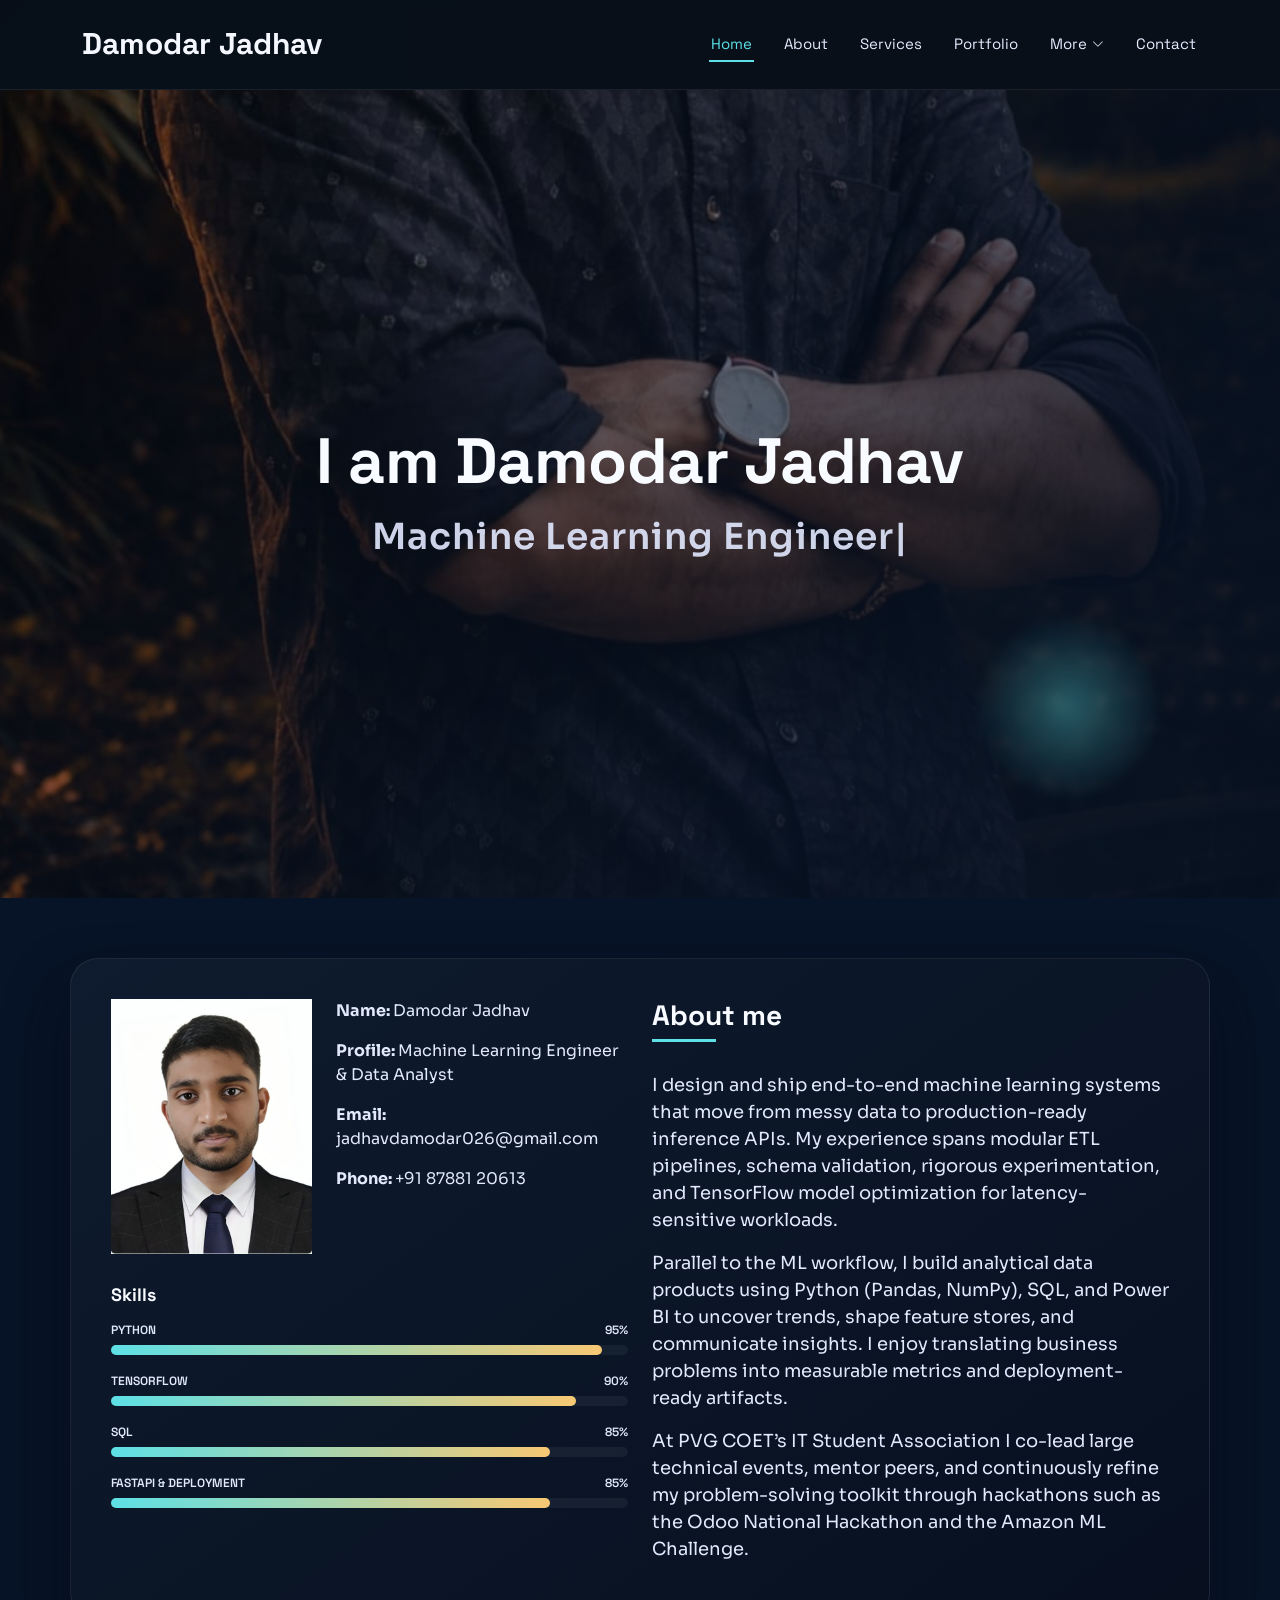
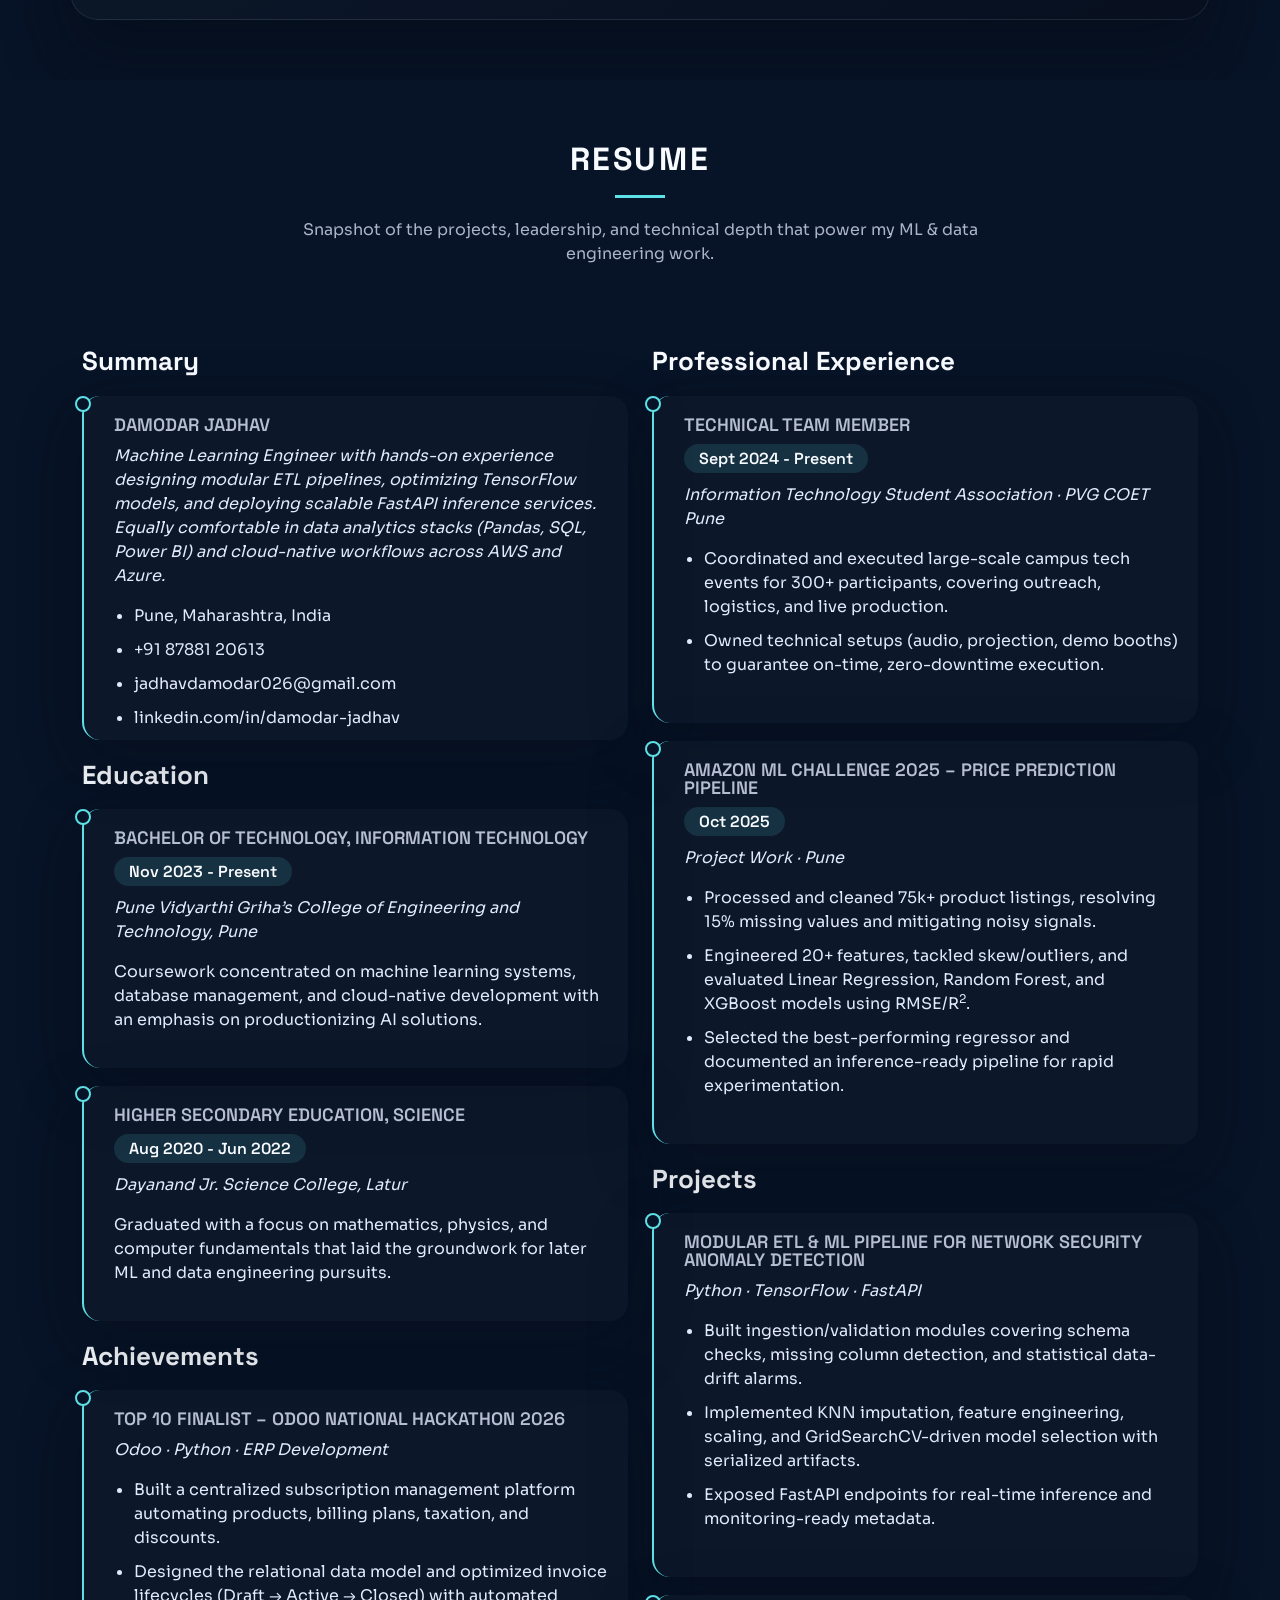
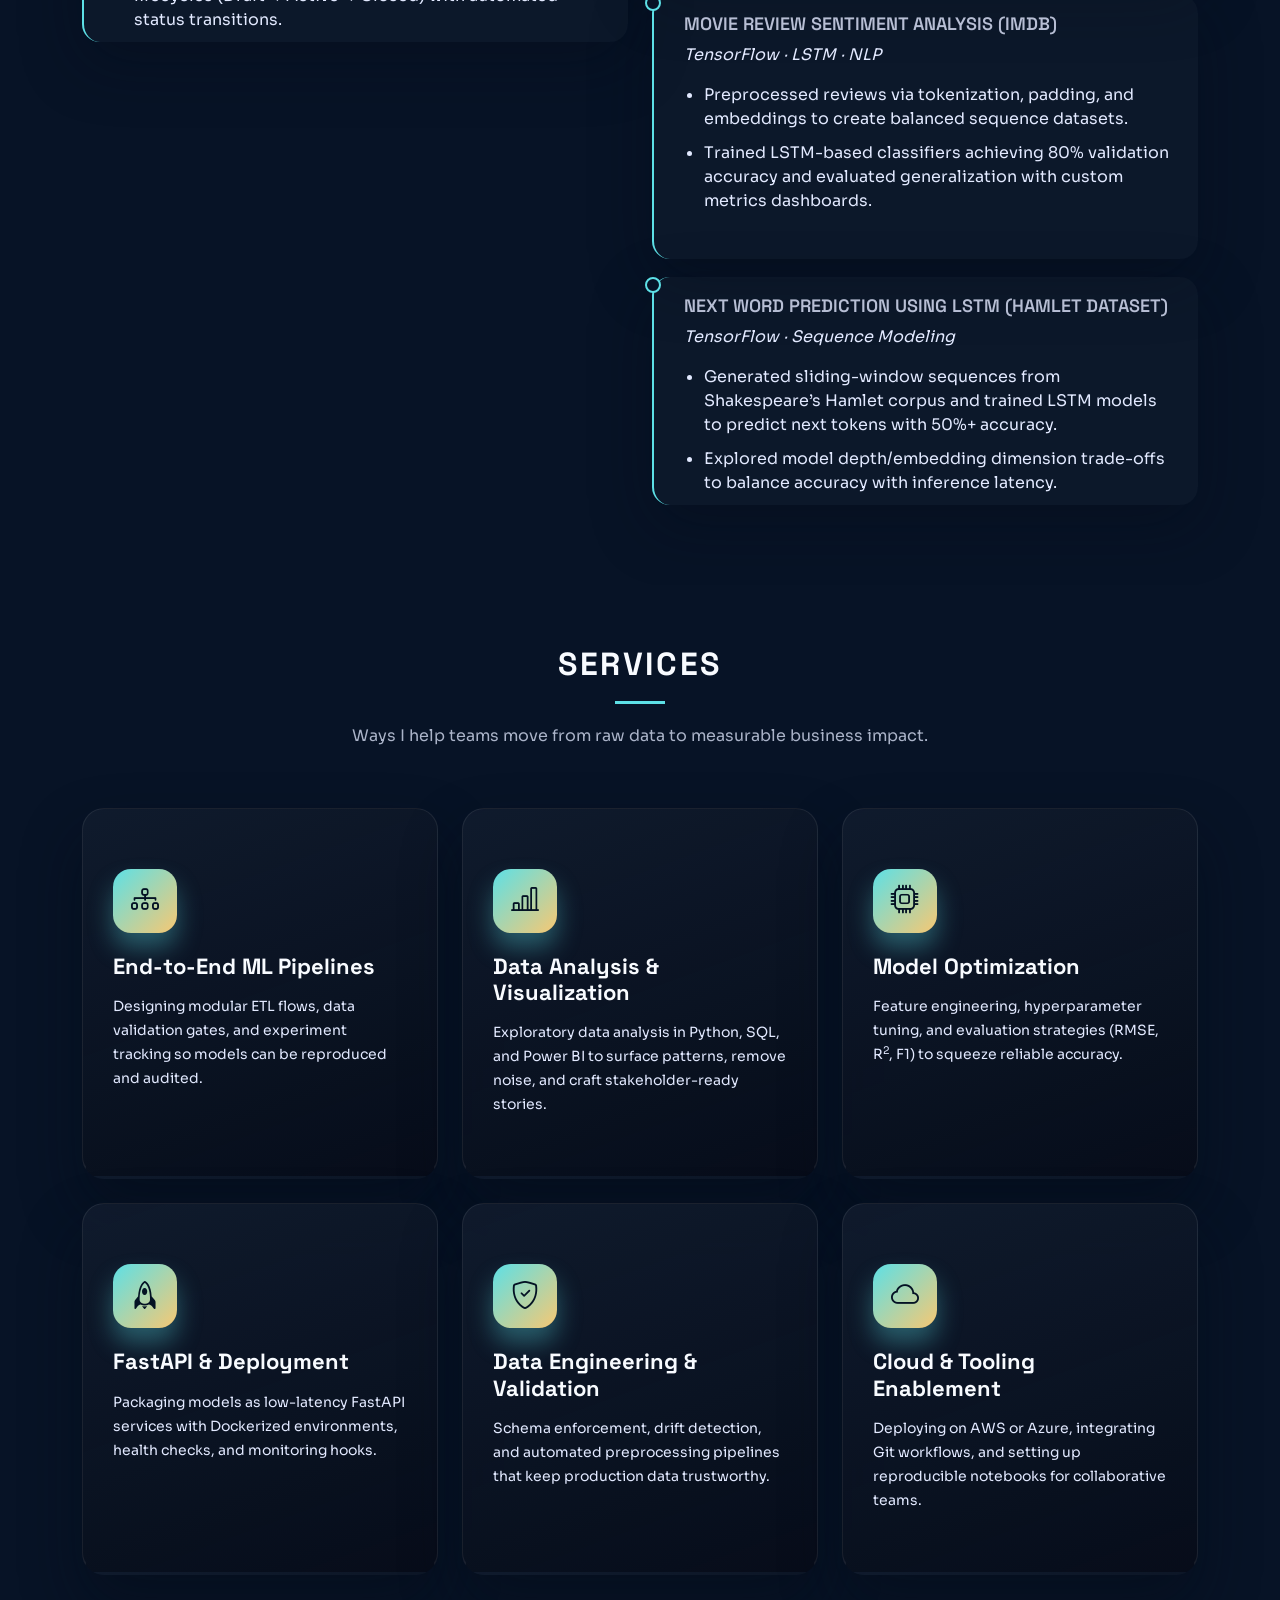
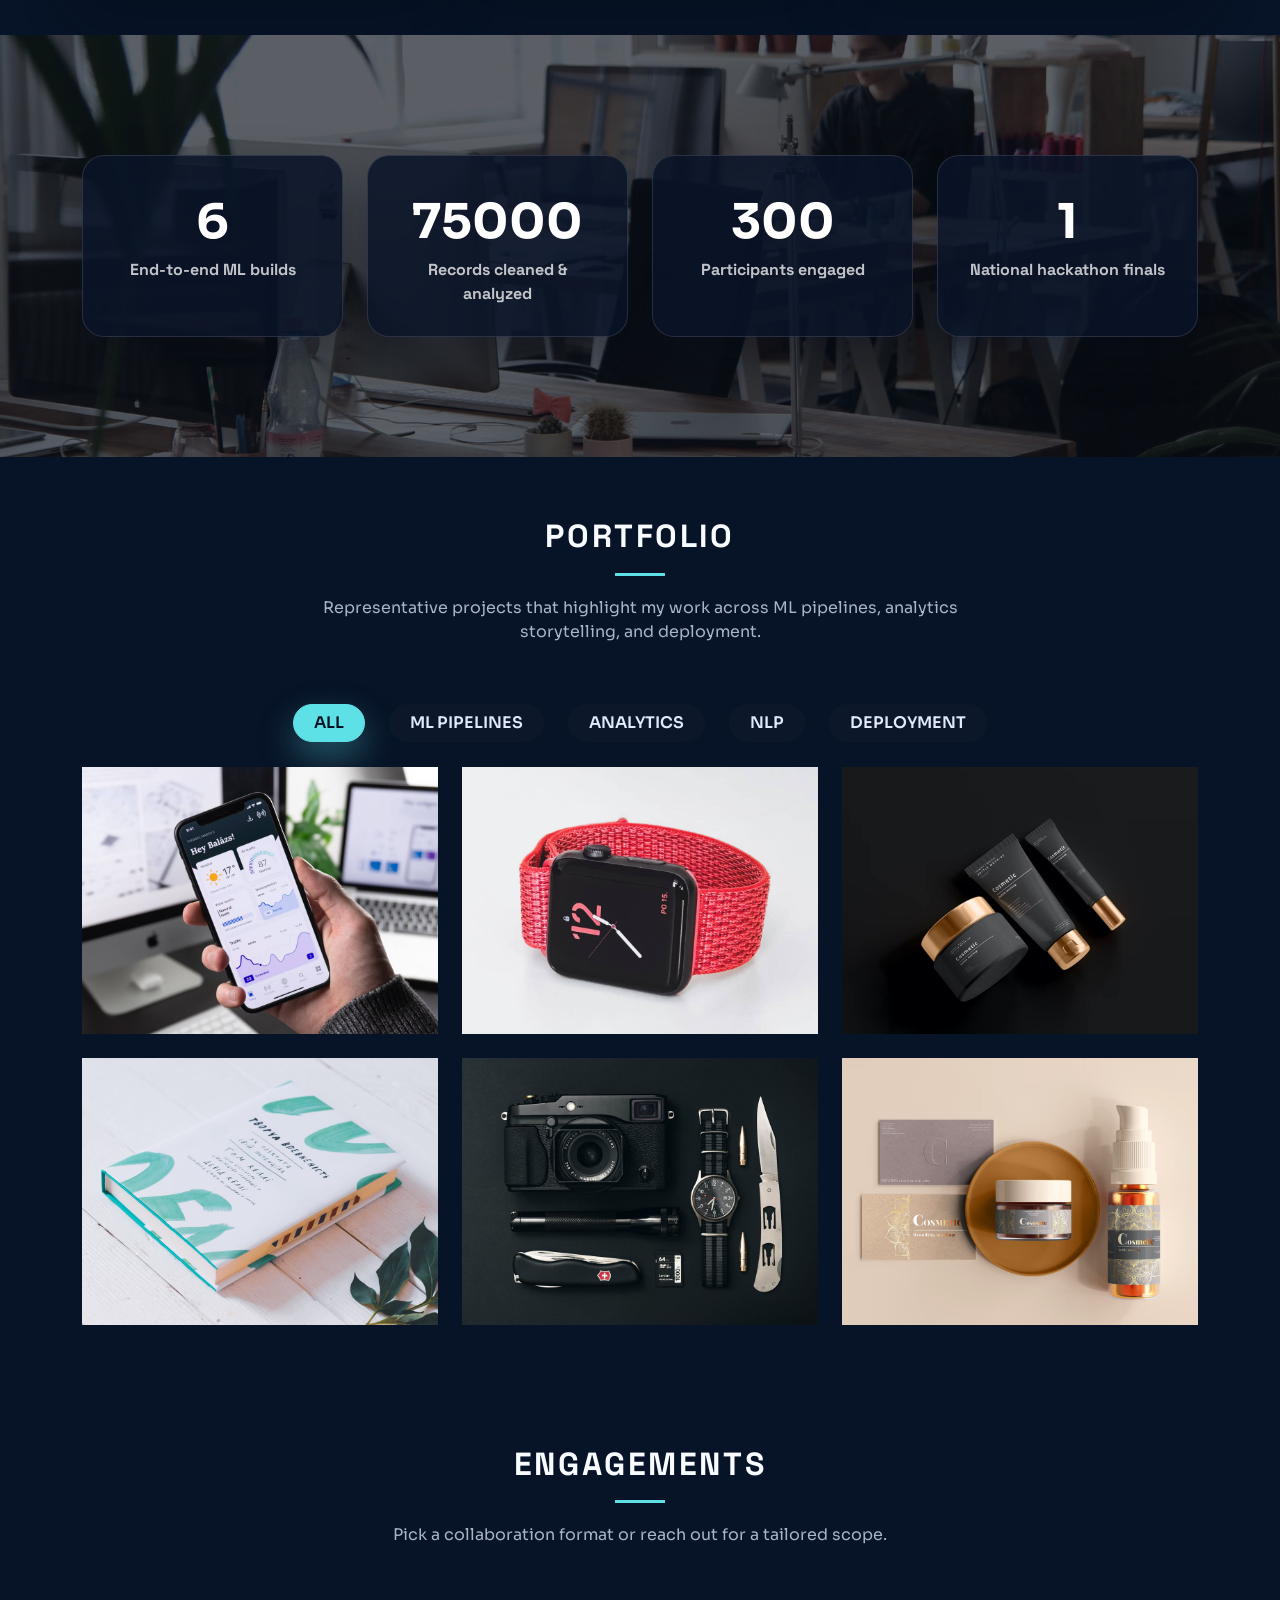
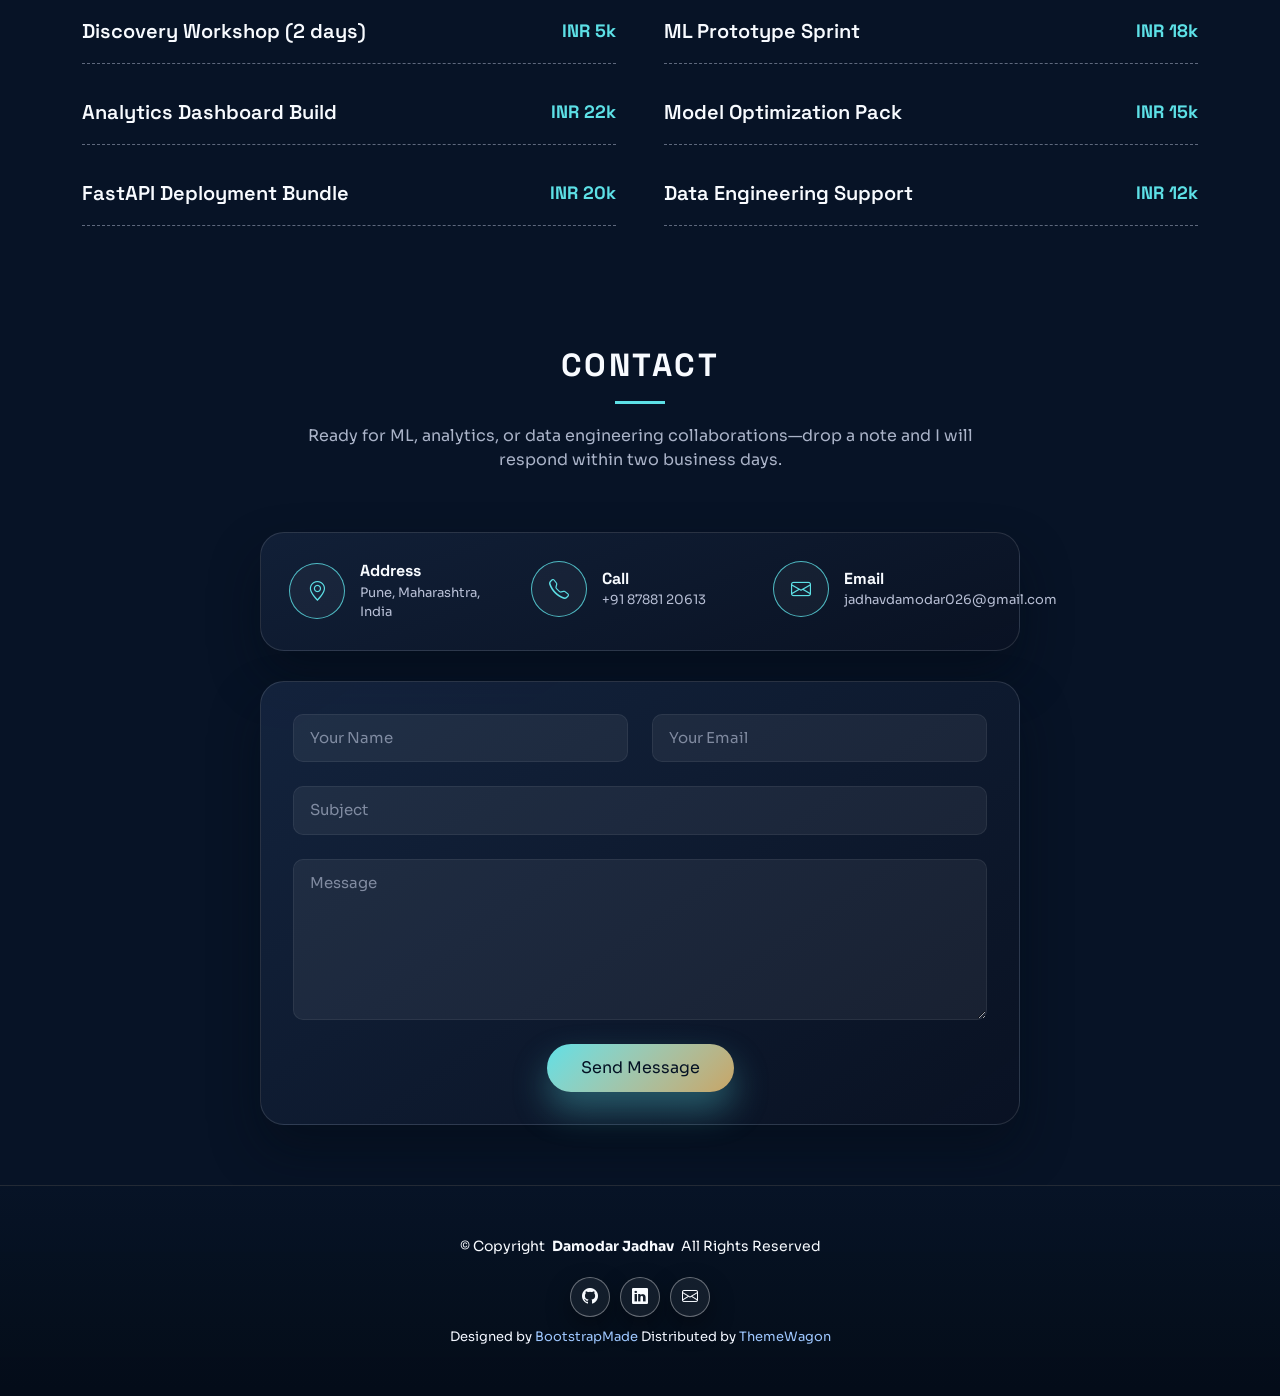
<file: index.html>
<!DOCTYPE html>
<html lang="en">

<head>
  <meta charset="utf-8">
  <meta content="width=device-width, initial-scale=1.0" name="viewport">
  <title>Damodar Jadhav | Machine Learning Engineer</title>
  <meta name="description" content="Portfolio of Damodar Jadhav, a machine learning engineer and data analyst specializing in ETL pipelines, TensorFlow models, and FastAPI deployments.">
  <meta name="keywords" content="Damodar Jadhav, Machine Learning Engineer, Data Analyst, FastAPI, TensorFlow, ETL, Pune">

  <!-- Favicons -->
  <link href="assets/img/favicon.png" rel="icon">
  <link href="assets/img/apple-touch-icon.png" rel="apple-touch-icon">

  <!-- Fonts -->
  <link href="https://fonts.googleapis.com" rel="preconnect">
  <link href="https://fonts.gstatic.com" rel="preconnect" crossorigin>
  <link href="https://fonts.googleapis.com/css2?family=Space+Grotesk:wght@400;500;600;700&family=Sora:wght@300;400;500;600;700&display=swap" rel="stylesheet">

  <!-- Vendor CSS Files -->
  <link href="assets/vendor/bootstrap/css/bootstrap.min.css" rel="stylesheet">
  <link href="assets/vendor/bootstrap-icons/bootstrap-icons.css" rel="stylesheet">
  <link href="assets/vendor/aos/aos.css" rel="stylesheet">
  <link href="assets/vendor/glightbox/css/glightbox.min.css" rel="stylesheet">
  <link href="assets/vendor/swiper/swiper-bundle.min.css" rel="stylesheet">

  <!-- Main CSS File -->
  <link href="assets/css/main.css" rel="stylesheet">

  <!-- =======================================================
  * Template Name: DevFolio
  * Template URL: https://bootstrapmade.com/devfolio-bootstrap-portfolio-html-template/
  * Updated: Aug 07 2024 with Bootstrap v5.3.3
  * Author: BootstrapMade.com
  * License: https://bootstrapmade.com/license/
  ======================================================== -->
</head>

<body class="index-page">

  <header id="header" class="header d-flex align-items-center sticky-top">
    <div class="container-fluid container-xl position-relative d-flex align-items-center justify-content-between">

      <a href="index.html" class="logo d-flex align-items-center">
        <!-- Uncomment the line below if you also wish to use an image logo -->
        <!-- <img src="assets/img/logo.png" alt=""> -->
        <h1 class="sitename">Damodar Jadhav</h1>
      </a>

      <nav id="navmenu" class="navmenu">
        <ul>
          <li><a href="#hero" class="active">Home<br></a></li>
          <li><a href="#about">About</a></li>
          <li><a href="#services">Services</a></li>
          <li><a href="#portfolio">Portfolio</a></li>
          <li class="dropdown"><a href="#"><span>More</span> <i class="bi bi-chevron-down toggle-dropdown"></i></a>
            <ul>
              <li><a href="#resume">Resume</a></li>
              <li><a href="#services">Capabilities</a></li>
              <li><a href="#portfolio">Case Studies</a></li>
              <li><a href="#contact">Availability</a></li>
            </ul>
          </li>
          <li><a href="#contact">Contact</a></li>
        </ul>
        <i class="mobile-nav-toggle d-xl-none bi bi-list"></i>
      </nav>

    </div>
  </header>

  <main class="main">

    <!-- Hero Section -->
    <section id="hero" class="hero section dark-background">

      <img src="assets/img/2.jpeg" alt="" data-aos="fade-in">

      <div class="container d-flex flex-column align-items-center justify-content-center text-center" data-aos="fade-up" data-aos-delay="100">
        <h2>I am Damodar Jadhav</h2>
        <p><span class="typed" data-typed-items="Machine Learning Engineer, Data Analyst, FastAPI Developer, ETL Specialist"></span></p>
      </div>

    </section><!-- /Hero Section -->

    <!-- About Section -->
    <section id="about" class="about section">

      <div class="container" data-aos="fade-up" data-aos-delay="100">

        <div class="row gy-4">
          <div class="col-md-6">

            <div class="row justify-content-between gy-4">
              <div class="col-lg-5">
                <img src="assets/img/profile.jpeg" class="img-fluid" alt="">
              </div>
              <div class="col-lg-7 about-info">
                <p><strong>Name: </strong> <span>Damodar Jadhav</span></p>
                <p><strong>Profile: </strong> <span>Machine Learning Engineer &amp; Data Analyst</span></p>
                <p><strong>Email: </strong> <span>jadhavdamodar026@gmail.com</span></p>
                <p><strong>Phone: </strong> <span>+91 87881 20613</span></p>
              </div>
            </div>

            <div class="skills-content skills-animation">

              <h5>Skills</h5>

              <div class="progress">
                <span class="skill"><span>Python</span> <i class="val">95%</i></span>
                <div class="progress-bar-wrap">
                  <div class="progress-bar" role="progressbar" aria-valuenow="95" aria-valuemin="0" aria-valuemax="100"></div>
                </div>
              </div><!-- End Skills Item -->

              <div class="progress">
                <span class="skill"><span>TensorFlow</span> <i class="val">90%</i></span>
                <div class="progress-bar-wrap">
                  <div class="progress-bar" role="progressbar" aria-valuenow="90" aria-valuemin="0" aria-valuemax="100"></div>
                </div>
              </div><!-- End Skills Item -->

              <div class="progress">
                <span class="skill"><span>SQL</span> <i class="val">85%</i></span>
                <div class="progress-bar-wrap">
                  <div class="progress-bar" role="progressbar" aria-valuenow="85" aria-valuemin="0" aria-valuemax="100"></div>
                </div>
              </div><!-- End Skills Item -->

              <div class="progress">
                <span class="skill"><span>FastAPI &amp; Deployment</span> <i class="val">85%</i></span>
                <div class="progress-bar-wrap">
                  <div class="progress-bar" role="progressbar" aria-valuenow="85" aria-valuemin="0" aria-valuemax="100"></div>
                </div>
              </div><!-- End Skills Item -->

            </div>
          </div>

          <div class="col-md-6">
            <div class="about-me">
              <h4>About me</h4>
              <p>
                I design and ship end-to-end machine learning systems that move from messy data to production-ready
                inference APIs. My experience spans modular ETL pipelines, schema validation, rigorous experimentation,
                and TensorFlow model optimization for latency-sensitive workloads.
              </p>
              <p>
                Parallel to the ML workflow, I build analytical data products using Python (Pandas, NumPy), SQL, and
                Power BI to uncover trends, shape feature stores, and communicate insights. I enjoy translating business
                problems into measurable metrics and deployment-ready artifacts.
              </p>
              <p>
                At PVG COET’s IT Student Association I co-lead large technical events, mentor peers, and continuously
                refine my problem-solving toolkit through hackathons such as the Odoo National Hackathon and the Amazon
                ML Challenge.
              </p>
            </div>
          </div>
        </div>

      </div>

    </section><!-- /About Section -->

    <!-- Resume Section -->
    <section id="resume" class="resume section">

      <!-- Section Title -->
      <div class="container section-title" data-aos="fade-up">
        <h2>Resume</h2>
        <p>Snapshot of the projects, leadership, and technical depth that power my ML &amp; data engineering work.</p>
      </div><!-- End Section Title -->

      <div class="container">

        <div class="row">

          <div class="col-lg-6" data-aos="fade-up" data-aos-delay="100">
            <h3 class="resume-title">Summary</h3>

            <div class="resume-item pb-0">
              <h4>Damodar Jadhav</h4>
              <p><em>Machine Learning Engineer with hands-on experience designing modular ETL pipelines, optimizing TensorFlow models, and deploying scalable FastAPI inference services. Equally comfortable in data analytics stacks (Pandas, SQL, Power BI) and cloud-native workflows across AWS and Azure.</em></p>
              <ul>
                <li>Pune, Maharashtra, India</li>
                <li>+91 87881 20613</li>
                <li>jadhavdamodar026@gmail.com</li>
                <li>linkedin.com/in/damodar-jadhav</li>
              </ul>
            </div><!-- Edn Resume Item -->

            <h3 class="resume-title">Education</h3>
            <div class="resume-item">
              <h4>Bachelor of Technology, Information Technology</h4>
              <h5>Nov 2023 - Present</h5>
              <p><em>Pune Vidyarthi Griha’s College of Engineering and Technology, Pune</em></p>
              <p>Coursework concentrated on machine learning systems, database management, and cloud-native development with an emphasis on productionizing AI solutions.</p>
            </div><!-- Edn Resume Item -->

            <div class="resume-item">
              <h4>Higher Secondary Education, Science</h4>
              <h5>Aug 2020 - Jun 2022</h5>
              <p><em>Dayanand Jr. Science College, Latur</em></p>
              <p>Graduated with a focus on mathematics, physics, and computer fundamentals that laid the groundwork for later ML and data engineering pursuits.</p>
            </div><!-- Edn Resume Item -->

            <h3 class="resume-title">Achievements</h3>
            <div class="resume-item">
              <h4>Top 10 Finalist – Odoo National Hackathon 2026</h4>
              <p><em>Odoo · Python · ERP Development</em></p>
              <ul>
                <li>Built a centralized subscription management platform automating products, billing plans, taxation, and discounts.</li>
                <li>Designed the relational data model and optimized invoice lifecycles (Draft → Active → Closed) with automated status transitions.</li>
              </ul>
            </div><!-- Edn Resume Item -->

          </div>

          <div class="col-lg-6" data-aos="fade-up" data-aos-delay="200">
            <h3 class="resume-title">Professional Experience</h3>
            <div class="resume-item">
              <h4>Technical Team Member</h4>
              <h5>Sept 2024 - Present</h5>
              <p><em>Information Technology Student Association · PVG COET Pune</em></p>
              <ul>
                <li>Coordinated and executed large-scale campus tech events for 300+ participants, covering outreach, logistics, and live production.</li>
                <li>Owned technical setups (audio, projection, demo booths) to guarantee on-time, zero-downtime execution.</li>
              </ul>
            </div><!-- Edn Resume Item -->

            <div class="resume-item">
              <h4>Amazon ML Challenge 2025 – Price Prediction Pipeline</h4>
              <h5>Oct 2025</h5>
              <p><em>Project Work · Pune</em></p>
              <ul>
                <li>Processed and cleaned 75k+ product listings, resolving 15% missing values and mitigating noisy signals.</li>
                <li>Engineered 20+ features, tackled skew/outliers, and evaluated Linear Regression, Random Forest, and XGBoost models using RMSE/R<sup>2</sup>.</li>
                <li>Selected the best-performing regressor and documented an inference-ready pipeline for rapid experimentation.</li>
              </ul>
            </div><!-- Edn Resume Item -->

            <h3 class="resume-title">Projects</h3>
            <div class="resume-item">
              <h4>Modular ETL &amp; ML Pipeline for Network Security Anomaly Detection</h4>
              <p><em>Python · TensorFlow · FastAPI</em></p>
              <ul>
                <li>Built ingestion/validation modules covering schema checks, missing column detection, and statistical data-drift alarms.</li>
                <li>Implemented KNN imputation, feature engineering, scaling, and GridSearchCV-driven model selection with serialized artifacts.</li>
                <li>Exposed FastAPI endpoints for real-time inference and monitoring-ready metadata.</li>
              </ul>
            </div><!-- Edn Resume Item -->

            <div class="resume-item">
              <h4>Movie Review Sentiment Analysis (IMDB)</h4>
              <p><em>TensorFlow · LSTM · NLP</em></p>
              <ul>
                <li>Preprocessed reviews via tokenization, padding, and embeddings to create balanced sequence datasets.</li>
                <li>Trained LSTM-based classifiers achieving 80% validation accuracy and evaluated generalization with custom metrics dashboards.</li>
              </ul>
            </div><!-- Edn Resume Item -->

            <div class="resume-item">
              <h4>Next Word Prediction using LSTM (Hamlet Dataset)</h4>
              <p><em>TensorFlow · Sequence Modeling</em></p>
              <ul>
                <li>Generated sliding-window sequences from Shakespeare’s Hamlet corpus and trained LSTM models to predict next tokens with 50%+ accuracy.</li>
                <li>Explored model depth/embedding dimension trade-offs to balance accuracy with inference latency.</li>
              </ul>
            </div><!-- Edn Resume Item -->

          </div>

        </div>

      </div>

    </section><!-- /Resume Section -->

    <!-- Services Section -->
    <section id="services" class="services section">

      <!-- Section Title -->
      <div class="container section-title" data-aos="fade-up">
        <h2>Services</h2>
        <p>Ways I help teams move from raw data to measurable business impact.</p>
      </div><!-- End Section Title -->

      <div class="container">

        <div class="row gy-4">

          <div class="col-lg-4 col-md-6" data-aos="fade-up" data-aos-delay="100">
            <div class="service-item  position-relative">
              <div class="icon">
                <i class="bi bi-diagram-3"></i>
              </div>
              <a href="#" class="stretched-link">
                <h3>End-to-End ML Pipelines</h3>
              </a>
              <p>Designing modular ETL flows, data validation gates, and experiment tracking so models can be reproduced and audited.</p>
            </div>
          </div><!-- End Service Item -->

          <div class="col-lg-4 col-md-6" data-aos="fade-up" data-aos-delay="200">
            <div class="service-item position-relative">
              <div class="icon">
                <i class="bi bi-bar-chart-line"></i>
              </div>
              <a href="#" class="stretched-link">
                <h3>Data Analysis &amp; Visualization</h3>
              </a>
              <p>Exploratory data analysis in Python, SQL, and Power BI to surface patterns, remove noise, and craft stakeholder-ready stories.</p>
            </div>
          </div><!-- End Service Item -->

          <div class="col-lg-4 col-md-6" data-aos="fade-up" data-aos-delay="300">
            <div class="service-item position-relative">
              <div class="icon">
                <i class="bi bi-cpu"></i>
              </div>
              <a href="#" class="stretched-link">
                <h3>Model Optimization</h3>
              </a>
              <p>Feature engineering, hyperparameter tuning, and evaluation strategies (RMSE, R<sup>2</sup>, F1) to squeeze reliable accuracy.</p>
            </div>
          </div><!-- End Service Item -->

          <div class="col-lg-4 col-md-6" data-aos="fade-up" data-aos-delay="400">
            <div class="service-item position-relative">
              <div class="icon">
                <i class="bi bi-rocket"></i>
              </div>
              <a href="#" class="stretched-link">
                <h3>FastAPI &amp; Deployment</h3>
              </a>
              <p>Packaging models as low-latency FastAPI services with Dockerized environments, health checks, and monitoring hooks.</p>
              <a href="#" class="stretched-link"></a>
            </div>
          </div><!-- End Service Item -->

          <div class="col-lg-4 col-md-6" data-aos="fade-up" data-aos-delay="500">
            <div class="service-item position-relative">
              <div class="icon">
                <i class="bi bi-shield-check"></i>
              </div>
              <a href="#" class="stretched-link">
                <h3>Data Engineering &amp; Validation</h3>
              </a>
              <p>Schema enforcement, drift detection, and automated preprocessing pipelines that keep production data trustworthy.</p>
              <a href="#" class="stretched-link"></a>
            </div>
          </div><!-- End Service Item -->

          <div class="col-lg-4 col-md-6" data-aos="fade-up" data-aos-delay="600">
            <div class="service-item position-relative">
              <div class="icon">
                <i class="bi bi-cloud"></i>
              </div>
              <a href="#" class="stretched-link">
                <h3>Cloud &amp; Tooling Enablement</h3>
              </a>
              <p>Deploying on AWS or Azure, integrating Git workflows, and setting up reproducible notebooks for collaborative teams.</p>
              <a href="#" class="stretched-link"></a>
            </div>
          </div><!-- End Service Item -->

        </div>

      </div>

    </section><!-- /Services Section -->

    <!-- Stats Section -->
    <section id="stats" class="stats section accent-background">

      <img src="assets/img/stats-bg.jpg" alt="" data-aos="fade-in">

      <div class="container position-relative" data-aos="fade-up" data-aos-delay="100">

        <div class="row gy-4">

          <div class="col-lg-3 col-md-6">
            <div class="stats-item text-center w-100 h-100">
              <span data-purecounter-start="0" data-purecounter-end="6" data-purecounter-duration="0" class="purecounter">6</span>
              <p>End-to-end ML builds</p>
            </div>
          </div><!-- End Stats Item -->

          <div class="col-lg-3 col-md-6">
            <div class="stats-item text-center w-100 h-100">
              <span data-purecounter-start="0" data-purecounter-end="75000" data-purecounter-duration="0" class="purecounter">75000</span>
              <p>Records cleaned &amp; analyzed</p>
            </div>
          </div><!-- End Stats Item -->

          <div class="col-lg-3 col-md-6">
            <div class="stats-item text-center w-100 h-100">
              <span data-purecounter-start="0" data-purecounter-end="300" data-purecounter-duration="0" class="purecounter">300</span>
              <p>Participants engaged</p>
            </div>
          </div><!-- End Stats Item -->

          <div class="col-lg-3 col-md-6">
            <div class="stats-item text-center w-100 h-100">
              <span data-purecounter-start="0" data-purecounter-end="1" data-purecounter-duration="0" class="purecounter">1</span>
              <p>National hackathon finals</p>
            </div>
          </div><!-- End Stats Item -->

        </div>

      </div>

    </section><!-- /Stats Section -->

    <!-- Portfolio Section -->
    <section id="portfolio" class="portfolio section">

      <!-- Section Title -->
      <div class="container section-title" data-aos="fade-up">
        <h2>Portfolio</h2>
        <p>Representative projects that highlight my work across ML pipelines, analytics storytelling, and deployment.</p>
      </div><!-- End Section Title -->

      <div class="container">

        <div class="isotope-layout" data-default-filter="*" data-layout="masonry" data-sort="original-order">

          <ul class="portfolio-filters isotope-filters" data-aos="fade-up" data-aos-delay="100">
            <li data-filter="*" class="filter-active">All</li>
            <li data-filter=".filter-ml">ML Pipelines</li>
            <li data-filter=".filter-analytics">Analytics</li>
            <li data-filter=".filter-nlp">NLP</li>
            <li data-filter=".filter-deployment">Deployment</li>
          </ul><!-- End Portfolio Filters -->

          <div class="row gy-4 isotope-container" data-aos="fade-up" data-aos-delay="200">

            <div class="col-lg-4 col-md-6 portfolio-item isotope-item filter-ml">
              <img src="assets/img/portfolio/app-1.jpg" class="img-fluid" alt="Modular ETL &amp; ML Pipeline thumbnail">
              <div class="portfolio-info">
                <h4>Modular ETL &amp; ML Pipeline</h4>
                <p>Anomaly detection stack with schema validation, KNN imputation, and GridSearchCV-backed TensorFlow models.</p>
                <a href="assets/img/portfolio/app-1.jpg" title="Modular ETL &amp; ML Pipeline" data-gallery="portfolio-gallery-ml" class="glightbox preview-link"><i class="bi bi-zoom-in"></i></a>
                <a href="portfolio-details.html" title="More Details" class="details-link"><i class="bi bi-link-45deg"></i></a>
              </div>
            </div><!-- End Portfolio Item -->

            <div class="col-lg-4 col-md-6 portfolio-item isotope-item filter-analytics">
              <img src="assets/img/portfolio/product-1.jpg" class="img-fluid" alt="Amazon ML Challenge thumbnail">
              <div class="portfolio-info">
                <h4>Amazon ML Challenge – Price Prediction</h4>
                <p>Regression workflow comparing Linear Regression, Random Forest, and XGBoost with RMSE/R<sup>2</sup> benchmarks.</p>
                <a href="assets/img/portfolio/product-1.jpg" title="Amazon ML Challenge" data-gallery="portfolio-gallery-analytics" class="glightbox preview-link"><i class="bi bi-zoom-in"></i></a>
                <a href="portfolio-details.html" title="More Details" class="details-link"><i class="bi bi-link-45deg"></i></a>
              </div>
            </div><!-- End Portfolio Item -->

            <div class="col-lg-4 col-md-6 portfolio-item isotope-item filter-nlp">
              <img src="assets/img/portfolio/branding-1.jpg" class="img-fluid" alt="IMDB Sentiment Analysis thumbnail">
              <div class="portfolio-info">
                <h4>IMDB Sentiment Analysis</h4>
                <p>LSTM-based classifier with custom text preprocessing, embeddings, and 80% validation accuracy.</p>
                <a href="assets/img/portfolio/branding-1.jpg" title="IMDB Sentiment Analysis" data-gallery="portfolio-gallery-nlp" class="glightbox preview-link"><i class="bi bi-zoom-in"></i></a>
                <a href="portfolio-details.html" title="More Details" class="details-link"><i class="bi bi-link-45deg"></i></a>
              </div>
            </div><!-- End Portfolio Item -->

            <div class="col-lg-4 col-md-6 portfolio-item isotope-item filter-nlp">
              <img src="assets/img/portfolio/books-1.jpg" class="img-fluid" alt="Next Word Prediction thumbnail">
              <div class="portfolio-info">
                <h4>Next Word Prediction (Hamlet)</h4>
                <p>Sequence modeling pipeline predicting next tokens over Shakespeare text with 50%+ accuracy.</p>
                <a href="assets/img/portfolio/books-1.jpg" title="Next Word Prediction" data-gallery="portfolio-gallery-nlp" class="glightbox preview-link"><i class="bi bi-zoom-in"></i></a>
                <a href="portfolio-details.html" title="More Details" class="details-link"><i class="bi bi-link-45deg"></i></a>
              </div>
            </div><!-- End Portfolio Item -->

            <div class="col-lg-4 col-md-6 portfolio-item isotope-item filter-deployment">
              <img src="assets/img/portfolio/product-2.jpg" class="img-fluid" alt="Subscription Management System thumbnail">
              <div class="portfolio-info">
                <h4>Subscription Management System</h4>
                <p>Odoo-based ERP build automating billing plans, invoices, and lifecycle transitions.</p>
                <a href="assets/img/portfolio/product-2.jpg" title="Subscription Management System" data-gallery="portfolio-gallery-deploy" class="glightbox preview-link"><i class="bi bi-zoom-in"></i></a>
                <a href="portfolio-details.html" title="More Details" class="details-link"><i class="bi bi-link-45deg"></i></a>
              </div>
            </div><!-- End Portfolio Item -->

            <div class="col-lg-4 col-md-6 portfolio-item isotope-item filter-analytics">
              <img src="assets/img/portfolio/branding-2.jpg" class="img-fluid" alt="EDA and BI storyboard thumbnail">
              <div class="portfolio-info">
                <h4>Data Insights Dashboard</h4>
                <p>Power BI + Python exploration highlighting feature drift, outliers, and actionable KPI trends.</p>
                <a href="assets/img/portfolio/branding-2.jpg" title="Data Insights Dashboard" data-gallery="portfolio-gallery-analytics" class="glightbox preview-link"><i class="bi bi-zoom-in"></i></a>
                <a href="portfolio-details.html" title="More Details" class="details-link"><i class="bi bi-link-45deg"></i></a>
              </div>
            </div><!-- End Portfolio Item -->

          </div><!-- End Portfolio Container -->

        </div>

      </div>

    </section><!-- /Portfolio Section -->

    <!-- Pricing Section -->
    <section id="pricing" class="pricing section">

      <!-- Section Title -->
      <div class="container section-title" data-aos="fade-up">
        <h2>Engagements</h2>
        <p>Pick a collaboration format or reach out for a tailored scope.</p>
      </div><!-- End Section Title -->

      <div class="container" data-aos="fade-up" data-aos-delay="100">

        <div class="row gy-4 gx-lg-5">

          <div class="col-lg-6">
            <div class="pricing-item d-flex justify-content-between">
              <h3>Discovery Workshop (2 days)</h3>
              <h4>INR 5k</h4>
            </div>
          </div><!-- End Pricing Item -->

          <div class="col-lg-6">
            <div class="pricing-item d-flex justify-content-between">
              <h3>ML Prototype Sprint</h3>
              <h4>INR 18k</h4>
            </div>
          </div><!-- End Pricing Item -->

          <div class="col-lg-6">
            <div class="pricing-item d-flex justify-content-between">
              <h3>Analytics Dashboard Build</h3>
              <h4>INR 22k</h4>
            </div>
          </div><!-- End Pricing Item -->

          <div class="col-lg-6">
            <div class="pricing-item d-flex justify-content-between">
              <h3>Model Optimization Pack</h3>
              <h4>INR 15k</h4>
            </div>
          </div><!-- End Pricing Item -->

          <div class="col-lg-6">
            <div class="pricing-item d-flex justify-content-between">
              <h3>FastAPI Deployment Bundle</h3>
              <h4>INR 20k</h4>
            </div>
          </div><!-- End Pricing Item -->

          <div class="col-lg-6">
            <div class="pricing-item d-flex justify-content-between">
              <h3>Data Engineering Support</h3>
              <h4>INR 12k</h4>
            </div>
          </div><!-- End Pricing Item -->

        </div>

      </div>

    </section><!-- /Pricing Section -->

    <!-- Faq Section -->
    <!-- <section id="faq" class="faq section">

      <div class="container">

        <div class="row gy-4">

          <div class="col-lg-4" data-aos="fade-up" data-aos-delay="100">
            <div class="content px-xl-5">
              <h3><span>Frequently Asked </span><strong>Questions</strong></h3>
              <p>
                A few quick answers about how I collaborate, what to expect from delivery, and how we can get a data project into production faster.
              </p>
            </div>
          </div>

          <div class="col-lg-8" data-aos="fade-up" data-aos-delay="200">

            <div class="faq-container">
              <div class="faq-item faq-active">
                <h3><span class="num">1.</span> <span>What is your typical project workflow?</span></h3>
                <div class="faq-content">
                  <p>I start with data discovery and requirement framing, design validation gates for ingestion, iterate on modeling, and finish with deployment plus documentation so teams can operate the pipeline.</p>
                </div>
                <i class="faq-toggle bi bi-chevron-right"></i>
              </div>

              <div class="faq-item">
                <h3><span class="num">2.</span> <span>Can you join an ongoing project mid-way?</span></h3>
                <div class="faq-content">
                  <p>Yes. I often parachute into existing repos, audit data health, and stabilize experiments before adding new features or dashboards.</p>
                </div>
                <i class="faq-toggle bi bi-chevron-right"></i>
              </div>

              <div class="faq-item">
                <h3><span class="num">3.</span> <span>Which stacks do you prefer for deployment?</span></h3>
                <div class="faq-content">
                  <p>FastAPI + Docker for services, GitHub Actions for CI/CD, and AWS or Azure for hosting depending on the team’s infrastructure policies.</p>
                </div>
                <i class="faq-toggle bi bi-chevron-right"></i>
              </div>

              <div class="faq-item">
                <h3><span class="num">4.</span> <span>How do you ensure data quality?</span></h3>
                <div class="faq-content">
                  <p>I add schema checks, missing column alerts, and statistical drift monitors directly in the ETL pipeline so issues surface before models break.</p>
                </div>
                <i class="faq-toggle bi bi-chevron-right"></i>
              </div>

              <div class="faq-item">
                <h3><span class="num">5.</span> <span>Are you available for mentoring or talks?</span></h3>
                <div class="faq-content">
                  <p>Absolutely. I regularly host sessions with PVG COET’s ITSA and am open to workshops on ML fundamentals, data storytelling, or hackathon coaching.</p>
                </div>
                <i class="faq-toggle bi bi-chevron-right"></i>
              </div>

            </div>

          </div>
        </div>

      </div>

    </section> -->
    <!-- /Faq Section -->

    <!-- Testimonials Section
    <section id="testimonials" class="testimonials section accent-background">

      <img src="assets/img/testimonials-bg.jpg" class="testimonials-bg" alt="">

      <div class="container" data-aos="fade-up" data-aos-delay="100">

        <div class="swiper init-swiper">
          <script type="application/json" class="swiper-config">
            {
              "loop": true,
              "speed": 600,
              "autoplay": {
                "delay": 5000
              },
              "slidesPerView": "auto",
              "pagination": {
                "el": ".swiper-pagination",
                "type": "bullets",
                "clickable": true
              }
            }
          </script>
          <div class="swiper-wrapper">

            <div class="swiper-slide">
              <div class="testimonial-item">
                <img src="assets/img/testimonials/testimonials-1.jpg" class="testimonial-img" alt="">
                <h3>Prof. Anjali Patil</h3>
                <h4>Faculty Advisor · PVG COET</h4>
                <div class="stars">
                  <i class="bi bi-star-fill"></i><i class="bi bi-star-fill"></i><i class="bi bi-star-fill"></i><i class="bi bi-star-fill"></i><i class="bi bi-star-fill"></i>
                </div>
                <p>
                  <i class="bi bi-quote quote-icon-left"></i>
                  <span>Damodar not only owns the technical roadmap for our ITSA events but also mentors juniors on analytics best practices—everything ships on time with proper documentation.</span>
                  <i class="bi bi-quote quote-icon-right"></i>
                </p>
              </div>
            </div>

            <div class="swiper-slide">
              <div class="testimonial-item">
                <img src="assets/img/testimonials/testimonials-2.jpg" class="testimonial-img" alt="">
                <h3>Rahul Kamat</h3>
                <h4>Hackathon Jury · Odoo 2026</h4>
                <div class="stars">
                  <i class="bi bi-star-fill"></i><i class="bi bi-star-fill"></i><i class="bi bi-star-fill"></i><i class="bi bi-star-fill"></i><i class="bi bi-star-fill"></i>
                </div>
                <p>
                  <i class="bi bi-quote quote-icon-left"></i>
                  <span>He architected the subscription automation flow with clear data models and API contracts, setting the benchmark for finalists at the national hackathon.</span>
                  <i class="bi bi-quote quote-icon-right"></i>
                </p>
              </div>
            </div>

            <div class="swiper-slide">
              <div class="testimonial-item">
                <img src="assets/img/testimonials/testimonials-3.jpg" class="testimonial-img" alt="">
                <h3>Sneha Kulkarni</h3>
                <h4>Product Lead · SaaS Startup</h4>
                <div class="stars">
                  <i class="bi bi-star-fill"></i><i class="bi bi-star-fill"></i><i class="bi bi-star-fill"></i><i class="bi bi-star-fill"></i><i class="bi bi-star-fill"></i>
                </div>
                <p>
                  <i class="bi bi-quote quote-icon-left"></i>
                  <span>The FastAPI inference layer Damodar delivered made it trivial for our front-end team to plug in ML recommendations without refactoring our stack.</span>
                  <i class="bi bi-quote quote-icon-right"></i>
                </p>
              </div>
            </div>

            <div class="swiper-slide">
              <div class="testimonial-item">
                <img src="assets/img/testimonials/testimonials-4.jpg" class="testimonial-img" alt="">
                <h3>Shreya Deshpande</h3>
                <h4>Data Analytics Mentor</h4>
                <div class="stars">
                  <i class="bi bi-star-fill"></i><i class="bi bi-star-fill"></i><i class="bi bi-star-fill"></i><i class="bi bi-star-fill"></i><i class="bi bi-star-fill"></i>
                </div>
                <p>
                  <i class="bi bi-quote quote-icon-left"></i>
                  <span>His dashboards translate complex feature drift metrics into concise narratives that non-technical stakeholders understand instantly.</span>
                  <i class="bi bi-quote quote-icon-right"></i>
                </p>
              </div>
            </div>

            <div class="swiper-slide">
              <div class="testimonial-item">
                <img src="assets/img/testimonials/testimonials-5.jpg" class="testimonial-img" alt="">
                <h3>Aditya Shah</h3>
                <h4>Lead Data Scientist · Mentor</h4>
                <div class="stars">
                  <i class="bi bi-star-fill"></i><i class="bi bi-star-fill"></i><i class="bi bi-star-fill"></i><i class="bi bi-star-fill"></i><i class="bi bi-star-fill"></i>
                </div>
                <p>
                  <i class="bi bi-quote quote-icon-left"></i>
                  <span>Damodar is relentless about validation—every dataset that hits production has been sanity-checked, profiled, and versioned so experiments stay reproducible.</span>
                  <i class="bi bi-quote quote-icon-right"></i>
                </p>
              </div>
            </div>

          </div>
          <div class="swiper-pagination"></div>
        </div>

      </div>

    </section> -->

    <!-- Contact Section -->
    <section id="contact" class="contact section">

      <!-- Section Title -->
      <div class="container section-title" data-aos="fade-up">
        <h2>Contact</h2>
        <p>Ready for ML, analytics, or data engineering collaborations—drop a note and I will respond within two business days.</p>
      </div><!-- End Section Title -->

      <div class="container" data-aos="fade-up" data-aos-delay="100">

        <div class="info-wrap" data-aos="fade-up" data-aos-delay="200">
          <div class="row gy-5">

            <div class="col-lg-4">
              <div class="info-item d-flex align-items-center">
                <i class="bi bi-geo-alt flex-shrink-0"></i>
                <div>
                  <h3>Address</h3>
                  <p>Pune, Maharashtra, India</p>
                </div>
              </div>
            </div><!-- End Info Item -->

            <div class="col-lg-4">
              <div class="info-item d-flex align-items-center">
                <i class="bi bi-telephone flex-shrink-0"></i>
                <div>
                  <h3>Call</h3>
                  <p>+91 87881 20613</p>
                </div>
              </div>
            </div><!-- End Info Item -->

            <div class="col-lg-4">
              <div class="info-item d-flex align-items-center">
                <i class="bi bi-envelope flex-shrink-0"></i>
                <div>
                  <h3>Email</h3>
                  <p>jadhavdamodar026@gmail.com</p>
                </div>
              </div>
            </div><!-- End Info Item -->

          </div>
        </div>

        <form action="forms/contact.php" method="post" class="php-email-form" data-aos="fade-up" data-aos-delay="300">
          <div class="row gy-4">

            <div class="col-md-6">
              <input type="text" name="name" class="form-control" placeholder="Your Name" required="">
            </div>

            <div class="col-md-6 ">
              <input type="email" class="form-control" name="email" placeholder="Your Email" required="">
            </div>

            <div class="col-md-12">
              <input type="text" class="form-control" name="subject" placeholder="Subject" required="">
            </div>

            <div class="col-md-12">
              <textarea class="form-control" name="message" rows="6" placeholder="Message" required=""></textarea>
            </div>

            <div class="col-md-12 text-center">
              <div class="loading">Loading</div>
              <div class="error-message"></div>
              <div class="sent-message">Your message has been sent. Thank you!</div>

              <button type="submit">Send Message</button>
            </div>

          </div>
        </form><!-- End Contact Form -->

      </div>

    </section><!-- /Contact Section -->

  </main>

  <footer id="footer" class="footer accent-background">

    <div class="container">
      <div class="copyright text-center ">
        <p>© <span>Copyright</span> <strong class="px-1 sitename">Damodar Jadhav</strong> <span>All Rights Reserved</span></p>
      </div>
      <div class="social-links d-flex justify-content-center">
        <a href="https://github.com/Dj-04-git" target="_blank" aria-label="GitHub"><i class="bi bi-github"></i></a>
        <a href="https://linkedin.com/in/damodar-jadhav" target="_blank" aria-label="LinkedIn"><i class="bi bi-linkedin"></i></a>
        <a href="mailto:jadhavdamodar026@gmail.com" aria-label="Email"><i class="bi bi-envelope"></i></a>
      </div>
      <div class="credits">
        <!-- All the links in the footer should remain intact. -->
        <!-- You can delete the links only if you've purchased the pro version. -->
        <!-- Licensing information: https://bootstrapmade.com/license/ -->
        <!-- Purchase the pro version with working PHP/AJAX contact form: [buy-url] -->
        Designed by <a href="https://bootstrapmade.com/">BootstrapMade</a> Distributed by <a href="https://themewagon.com" target="_blank">ThemeWagon</a>
      </div>
    </div>

  </footer>

  <!-- Scroll Top -->
  <a href="#" id="scroll-top" class="scroll-top d-flex align-items-center justify-content-center"><i class="bi bi-arrow-up-short"></i></a>

  <!-- Preloader -->
  <div id="preloader"></div>

  <!-- Vendor JS Files -->
  <script src="assets/vendor/bootstrap/js/bootstrap.bundle.min.js"></script>
  <script src="assets/vendor/php-email-form/validate.js"></script>
  <script src="assets/vendor/aos/aos.js"></script>
  <script src="assets/vendor/typed.js/typed.umd.js"></script>
  <script src="assets/vendor/waypoints/noframework.waypoints.js"></script>
  <script src="assets/vendor/purecounter/purecounter_vanilla.js"></script>
  <script src="assets/vendor/glightbox/js/glightbox.min.js"></script>
  <script src="assets/vendor/imagesloaded/imagesloaded.pkgd.min.js"></script>
  <script src="assets/vendor/isotope-layout/isotope.pkgd.min.js"></script>
  <script src="assets/vendor/swiper/swiper-bundle.min.js"></script>

  <!-- Main JS File -->
  <script src="assets/js/main.js"></script>

</body>

</html>
</file>
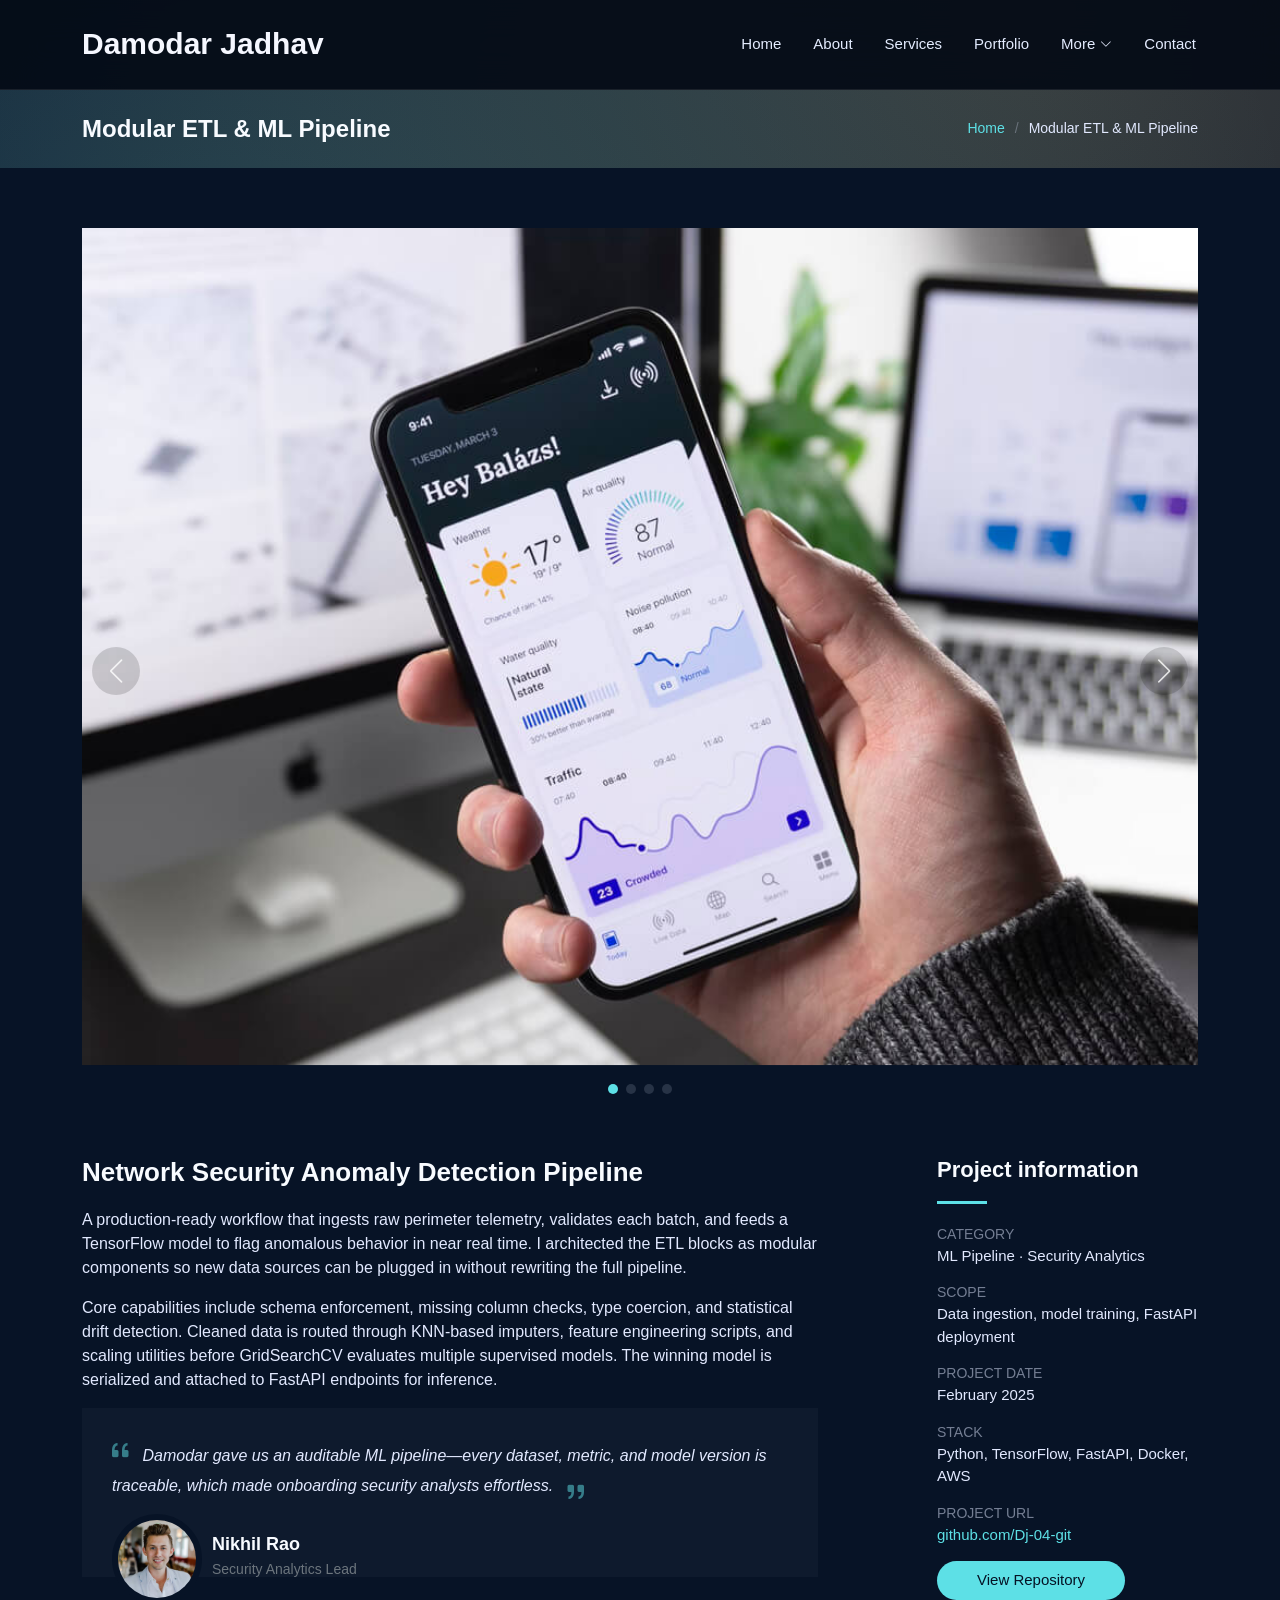
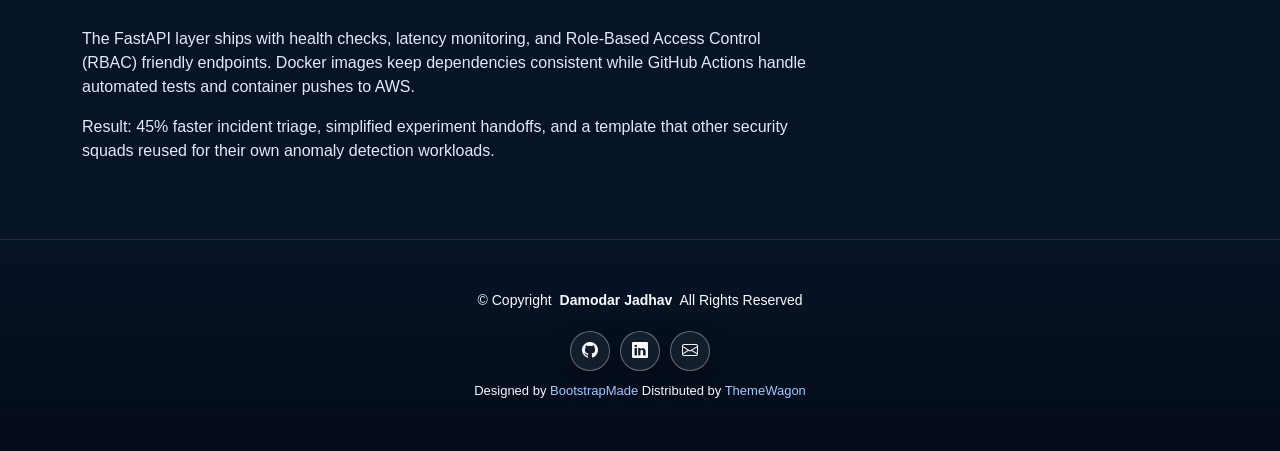
<file: portfolio-details.html>
<!DOCTYPE html>
<html lang="en">

<head>
  <meta charset="utf-8">
  <meta content="width=device-width, initial-scale=1.0" name="viewport">
  <title>Modular ETL &amp; ML Pipeline - Damodar Jadhav</title>
  <meta name="description" content="Deep dive into Damodar Jadhav's modular ETL and machine learning pipeline for network security anomaly detection.">
  <meta name="keywords" content="Damodar Jadhav, ETL pipeline, TensorFlow, FastAPI, anomaly detection">

  <!-- Favicons -->
  <link href="assets/img/favicon.png" rel="icon">
  <link href="assets/img/apple-touch-icon.png" rel="apple-touch-icon">

  <!-- Fonts -->
  <link href="https://fonts.googleapis.com" rel="preconnect">
  <link href="https://fonts.gstatic.com" rel="preconnect" crossorigin>
  <link href="https://fonts.googleapis.com/css2?family=Roboto:ital,wght@0,100;0,300;0,400;0,500;0,700;0,900;1,100;1,300;1,400;1,500;1,700;1,900&family=Poppins:ital,wght@0,100;0,200;0,300;0,400;0,500;0,600;0,700;0,800;0,900;1,100;1,200;1,300;1,400;1,500;1,600;1,700;1,800;1,900&family=Raleway:ital,wght@0,100;0,200;0,300;0,400;0,500;0,600;0,700;0,800;0,900;1,100;1,200;1,300;1,400;1,500;1,600;1,700;1,800;1,900&display=swap" rel="stylesheet">

  <!-- Vendor CSS Files -->
  <link href="assets/vendor/bootstrap/css/bootstrap.min.css" rel="stylesheet">
  <link href="assets/vendor/bootstrap-icons/bootstrap-icons.css" rel="stylesheet">
  <link href="assets/vendor/aos/aos.css" rel="stylesheet">
  <link href="assets/vendor/glightbox/css/glightbox.min.css" rel="stylesheet">
  <link href="assets/vendor/swiper/swiper-bundle.min.css" rel="stylesheet">

  <!-- Main CSS File -->
  <link href="assets/css/main.css" rel="stylesheet">

  <!-- =======================================================
  * Template Name: DevFolio
  * Template URL: https://bootstrapmade.com/devfolio-bootstrap-portfolio-html-template/
  * Updated: Aug 07 2024 with Bootstrap v5.3.3
  * Author: BootstrapMade.com
  * License: https://bootstrapmade.com/license/
  ======================================================== -->
</head>

<body class="portfolio-details-page">

  <header id="header" class="header d-flex align-items-center sticky-top">
    <div class="container-fluid container-xl position-relative d-flex align-items-center justify-content-between">

      <a href="index.html" class="logo d-flex align-items-center">
        <!-- Uncomment the line below if you also wish to use an image logo -->
        <!-- <img src="assets/img/logo.png" alt=""> -->
        <h1 class="sitename">Damodar Jadhav</h1>
      </a>

      <nav id="navmenu" class="navmenu">
        <ul>
          <li><a href="index.html#hero">Home<br></a></li>
          <li><a href="index.html#about">About</a></li>
          <li><a href="index.html#services">Services</a></li>
          <li><a href="index.html#portfolio">Portfolio</a></li>
          <li class="dropdown"><a href="#"><span>More</span> <i class="bi bi-chevron-down toggle-dropdown"></i></a>
            <ul>
              <li><a href="index.html#resume">Resume</a></li>
              <li><a href="index.html#services">Capabilities</a></li>
              <li><a href="index.html#contact">Availability</a></li>
            </ul>
          </li>
          <li><a href="index.html#contact">Contact</a></li>
        </ul>
        <i class="mobile-nav-toggle d-xl-none bi bi-list"></i>
      </nav>

    </div>
  </header>

  <main class="main">

    <!-- Page Title -->
    <div class="page-title" data-aos="fade">
      <div class="container d-lg-flex justify-content-between align-items-center">
        <h1 class="mb-2 mb-lg-0">Modular ETL &amp; ML Pipeline</h1>
        <nav class="breadcrumbs">
          <ol>
            <li><a href="index.html">Home</a></li>
            <li class="current">Modular ETL &amp; ML Pipeline</li>
          </ol>
        </nav>
      </div>
    </div><!-- End Page Title -->

    <!-- Portfolio Details Section -->
    <section id="portfolio-details" class="portfolio-details section">

      <div class="container" data-aos="fade-up">

        <div class="portfolio-details-slider swiper init-swiper">
          <script type="application/json" class="swiper-config">
            {
              "loop": true,
              "speed": 600,
              "autoplay": {
                "delay": 5000
              },
              "slidesPerView": "auto",
              "navigation": {
                "nextEl": ".swiper-button-next",
                "prevEl": ".swiper-button-prev"
              },
              "pagination": {
                "el": ".swiper-pagination",
                "type": "bullets",
                "clickable": true
              }
            }
          </script>
          <div class="swiper-wrapper align-items-center">

            <div class="swiper-slide">
              <img src="assets/img/portfolio/app-1.jpg" alt="">
            </div>

            <div class="swiper-slide">
              <img src="assets/img/portfolio/product-1.jpg" alt="">
            </div>

            <div class="swiper-slide">
              <img src="assets/img/portfolio/branding-1.jpg" alt="">
            </div>

            <div class="swiper-slide">
              <img src="assets/img/portfolio/books-1.jpg" alt="">
            </div>

          </div>
          <div class="swiper-button-prev"></div>
          <div class="swiper-button-next"></div>
          <div class="swiper-pagination"></div>
        </div>

        <div class="row justify-content-between gy-4 mt-4">

          <div class="col-lg-8" data-aos="fade-up">
            <div class="portfolio-description">
              <h2>Network Security Anomaly Detection Pipeline</h2>
              <p>
                A production-ready workflow that ingests raw perimeter telemetry, validates each batch, and feeds a TensorFlow model to flag anomalous behavior in near real time. I architected the ETL blocks as modular components so new data sources can be plugged in without rewriting the full pipeline.
              </p>
              <p>
                Core capabilities include schema enforcement, missing column checks, type coercion, and statistical drift detection. Cleaned data is routed through KNN-based imputers, feature engineering scripts, and scaling utilities before GridSearchCV evaluates multiple supervised models. The winning model is serialized and attached to FastAPI endpoints for inference.
              </p>

              <div class="testimonial-item">
                <p>
                  <i class="bi bi-quote quote-icon-left"></i>
                  <span>Damodar gave us an auditable ML pipeline—every dataset, metric, and model version is traceable, which made onboarding security analysts effortless.</span>
                  <i class="bi bi-quote quote-icon-right"></i>
                </p>
                <div>
                  <img src="assets/img/testimonials/testimonials-4.jpg" class="testimonial-img" alt="">
                  <h3>Nikhil Rao</h3>
                  <h4>Security Analytics Lead</h4>
                </div>
              </div>

              <p>
                The FastAPI layer ships with health checks, latency monitoring, and Role-Based Access Control (RBAC) friendly endpoints. Docker images keep dependencies consistent while GitHub Actions handle automated tests and container pushes to AWS.
              </p>

              <p>
                Result: 45% faster incident triage, simplified experiment handoffs, and a template that other security squads reused for their own anomaly detection workloads.
              </p>

            </div>
          </div>

          <div class="col-lg-3" data-aos="fade-up" data-aos-delay="100">
            <div class="portfolio-info">
              <h3>Project information</h3>
              <ul>
                <li><strong>Category</strong> ML Pipeline · Security Analytics</li>
                <li><strong>Scope</strong> Data ingestion, model training, FastAPI deployment</li>
                <li><strong>Project date</strong> February 2025</li>
                <li><strong>Stack</strong> Python, TensorFlow, FastAPI, Docker, AWS</li>
                <li><strong>Project URL</strong> <a href="https://github.com/Dj-04-git" target="_blank">github.com/Dj-04-git</a></li>
                <li><a href="https://github.com/Dj-04-git" target="_blank" class="btn-visit align-self-start">View Repository</a></li>
              </ul>
            </div>
          </div>

        </div>

      </div>

    </section><!-- /Portfolio Details Section -->

  </main>

  <footer id="footer" class="footer accent-background">

    <div class="container">
      <div class="copyright text-center ">
        <p>© <span>Copyright</span> <strong class="px-1 sitename">Damodar Jadhav</strong> <span>All Rights Reserved</span></p>
      </div>
      <div class="social-links d-flex justify-content-center">
        <a href="https://github.com/Dj-04-git" target="_blank" aria-label="GitHub"><i class="bi bi-github"></i></a>
        <a href="https://linkedin.com/in/damodar-jadhav" target="_blank" aria-label="LinkedIn"><i class="bi bi-linkedin"></i></a>
        <a href="mailto:jadhavdamodar026@gmail.com" aria-label="Email"><i class="bi bi-envelope"></i></a>
      </div>
      <div class="credits">
        <!-- All the links in the footer should remain intact. -->
        <!-- You can delete the links only if you've purchased the pro version. -->
        <!-- Licensing information: https://bootstrapmade.com/license/ -->
        <!-- Purchase the pro version with working PHP/AJAX contact form: [buy-url] -->
        Designed by <a href="https://bootstrapmade.com/">BootstrapMade</a> Distributed by <a href="https://themewagon.com" target="_blank">ThemeWagon</a>
      </div>
    </div>

  </footer>

  <!-- Scroll Top -->
  <a href="#" id="scroll-top" class="scroll-top d-flex align-items-center justify-content-center"><i class="bi bi-arrow-up-short"></i></a>

  <!-- Preloader -->
  <div id="preloader"></div>

  <!-- Vendor JS Files -->
  <script src="assets/vendor/bootstrap/js/bootstrap.bundle.min.js"></script>
  <script src="assets/vendor/php-email-form/validate.js"></script>
  <script src="assets/vendor/aos/aos.js"></script>
  <script src="assets/vendor/typed.js/typed.umd.js"></script>
  <script src="assets/vendor/waypoints/noframework.waypoints.js"></script>
  <script src="assets/vendor/purecounter/purecounter_vanilla.js"></script>
  <script src="assets/vendor/glightbox/js/glightbox.min.js"></script>
  <script src="assets/vendor/imagesloaded/imagesloaded.pkgd.min.js"></script>
  <script src="assets/vendor/isotope-layout/isotope.pkgd.min.js"></script>
  <script src="assets/vendor/swiper/swiper-bundle.min.js"></script>

  <!-- Main JS File -->
  <script src="assets/js/main.js"></script>

</body>

</html>
</file>
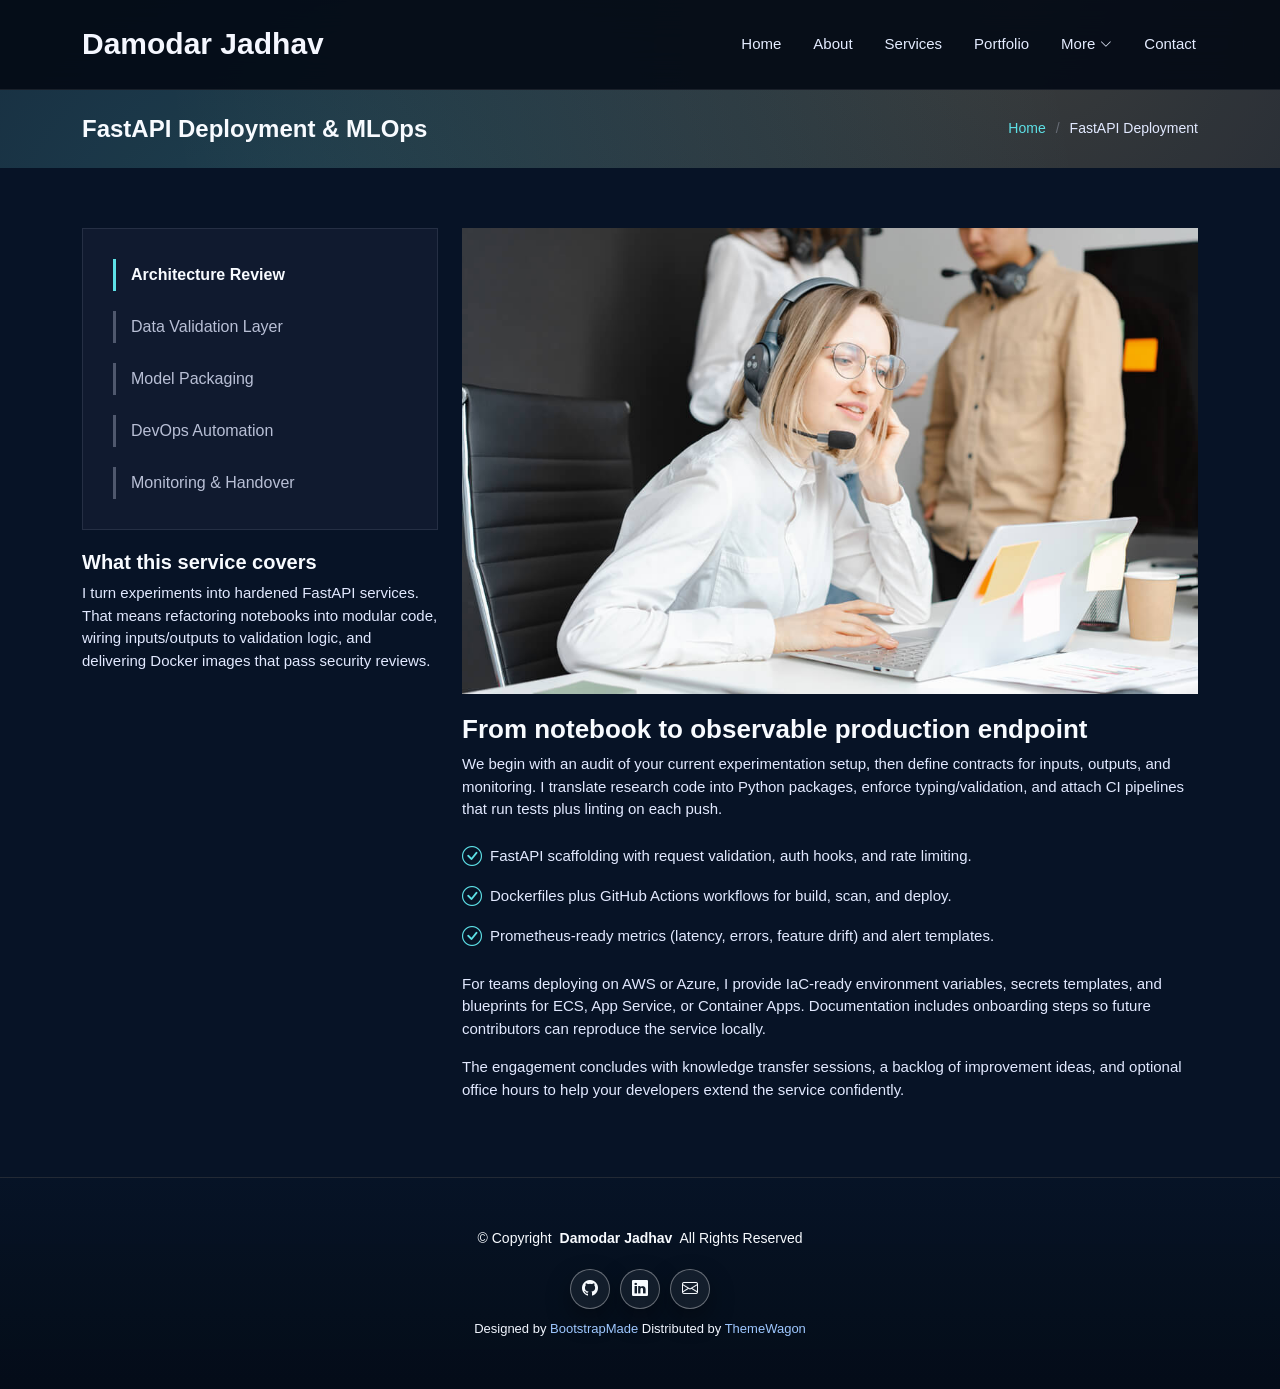
<file: service-details.html>
<!DOCTYPE html>
<html lang="en">

<head>
  <meta charset="utf-8">
  <meta content="width=device-width, initial-scale=1.0" name="viewport">
  <title>Service Detail - FastAPI Deployment | Damodar Jadhav</title>
  <meta name="description" content="Detailed view of Damodar Jadhav's FastAPI and MLOps deployment service for machine learning products.">
  <meta name="keywords" content="Damodar Jadhav, FastAPI deployment, MLOps, ML services, ETL">

  <!-- Favicons -->
  <link href="assets/img/favicon.png" rel="icon">
  <link href="assets/img/apple-touch-icon.png" rel="apple-touch-icon">

  <!-- Fonts -->
  <link href="https://fonts.googleapis.com" rel="preconnect">
  <link href="https://fonts.gstatic.com" rel="preconnect" crossorigin>
  <link href="https://fonts.googleapis.com/css2?family=Roboto:ital,wght@0,100;0,300;0,400;0,500;0,700;0,900;1,100;1,300;1,400;1,500;1,700;1,900&family=Poppins:ital,wght@0,100;0,200;0,300;0,400;0,500;0,600;0,700;0,800;0,900;1,100;1,200;1,300;1,400;1,500;1,600;1,700;1,800;1,900&family=Raleway:ital,wght@0,100;0,200;0,300;0,400;0,500;0,600;0,700;0,800;0,900;1,100;1,200;1,300;1,400;1,500;1,600;1,700;1,800;1,900&display=swap" rel="stylesheet">

  <!-- Vendor CSS Files -->
  <link href="assets/vendor/bootstrap/css/bootstrap.min.css" rel="stylesheet">
  <link href="assets/vendor/bootstrap-icons/bootstrap-icons.css" rel="stylesheet">
  <link href="assets/vendor/aos/aos.css" rel="stylesheet">
  <link href="assets/vendor/glightbox/css/glightbox.min.css" rel="stylesheet">
  <link href="assets/vendor/swiper/swiper-bundle.min.css" rel="stylesheet">

  <!-- Main CSS File -->
  <link href="assets/css/main.css" rel="stylesheet">

  <!-- =======================================================
  * Template Name: DevFolio
  * Template URL: https://bootstrapmade.com/devfolio-bootstrap-portfolio-html-template/
  * Updated: Aug 07 2024 with Bootstrap v5.3.3
  * Author: BootstrapMade.com
  * License: https://bootstrapmade.com/license/
  ======================================================== -->
</head>

<body class="service-details-page">

  <header id="header" class="header d-flex align-items-center sticky-top">
    <div class="container-fluid container-xl position-relative d-flex align-items-center justify-content-between">

      <a href="index.html" class="logo d-flex align-items-center">
        <!-- Uncomment the line below if you also wish to use an image logo -->
        <!-- <img src="assets/img/logo.png" alt=""> -->
        <h1 class="sitename">Damodar Jadhav</h1>
      </a>

      <nav id="navmenu" class="navmenu">
        <ul>
          <li><a href="index.html#hero">Home<br></a></li>
          <li><a href="index.html#about">About</a></li>
          <li><a href="index.html#services">Services</a></li>
          <li><a href="index.html#portfolio">Portfolio</a></li>
          <li class="dropdown"><a href="#"><span>More</span> <i class="bi bi-chevron-down toggle-dropdown"></i></a>
            <ul>
              <li><a href="index.html#resume">Resume</a></li>
              <li><a href="index.html#services">Capabilities</a></li>
              <li><a href="index.html#contact">Availability</a></li>
            </ul>
          </li>
          <li><a href="index.html#contact">Contact</a></li>
        </ul>
        <i class="mobile-nav-toggle d-xl-none bi bi-list"></i>
      </nav>

    </div>
  </header>

  <main class="main">

    <!-- Page Title -->
    <div class="page-title" data-aos="fade">
      <div class="container d-lg-flex justify-content-between align-items-center">
        <h1 class="mb-2 mb-lg-0">FastAPI Deployment &amp; MLOps</h1>
        <nav class="breadcrumbs">
          <ol>
            <li><a href="index.html">Home</a></li>
            <li class="current">FastAPI Deployment</li>
          </ol>
        </nav>
      </div>
    </div><!-- End Page Title -->

    <!-- Service Details Section -->
    <section id="service-details" class="service-details section">

      <div class="container">

        <div class="row gy-4">

          <div class="col-lg-4" data-aos="fade-up" data-aos-delay="100">
            <div class="services-list">
              <a href="#" class="active">Architecture Review</a>
              <a href="#">Data Validation Layer</a>
              <a href="#">Model Packaging</a>
              <a href="#">DevOps Automation</a>
              <a href="#">Monitoring &amp; Handover</a>
            </div>

            <h4>What this service covers</h4>
            <p>I turn experiments into hardened FastAPI services. That means refactoring notebooks into modular code, wiring inputs/outputs to validation logic, and delivering Docker images that pass security reviews.</p>
          </div>

          <div class="col-lg-8" data-aos="fade-up" data-aos-delay="200">
            <img src="assets/img/services.jpg" alt="FastAPI deployment diagram" class="img-fluid services-img">
            <h3>From notebook to observable production endpoint</h3>
            <p>
              We begin with an audit of your current experimentation setup, then define contracts for inputs, outputs, and monitoring. I translate research code into Python packages, enforce typing/validation, and attach CI pipelines that run tests plus linting on each push.
            </p>
            <ul>
              <li><i class="bi bi-check-circle"></i> <span>FastAPI scaffolding with request validation, auth hooks, and rate limiting.</span></li>
              <li><i class="bi bi-check-circle"></i> <span>Dockerfiles plus GitHub Actions workflows for build, scan, and deploy.</span></li>
              <li><i class="bi bi-check-circle"></i> <span>Prometheus-ready metrics (latency, errors, feature drift) and alert templates.</span></li>
            </ul>
            <p>
              For teams deploying on AWS or Azure, I provide IaC-ready environment variables, secrets templates, and blueprints for ECS, App Service, or Container Apps. Documentation includes onboarding steps so future contributors can reproduce the service locally.
            </p>
            <p>
              The engagement concludes with knowledge transfer sessions, a backlog of improvement ideas, and optional office hours to help your developers extend the service confidently.
            </p>
          </div>

        </div>

      </div>

    </section><!-- /Service Details Section -->

  </main>

  <footer id="footer" class="footer accent-background">

    <div class="container">
      <div class="copyright text-center ">
        <p>© <span>Copyright</span> <strong class="px-1 sitename">Damodar Jadhav</strong> <span>All Rights Reserved</span></p>
      </div>
      <div class="social-links d-flex justify-content-center">
        <a href="https://github.com/Dj-04-git" target="_blank" aria-label="GitHub"><i class="bi bi-github"></i></a>
        <a href="https://linkedin.com/in/damodar-jadhav" target="_blank" aria-label="LinkedIn"><i class="bi bi-linkedin"></i></a>
        <a href="mailto:jadhavdamodar026@gmail.com" aria-label="Email"><i class="bi bi-envelope"></i></a>
      </div>
      <div class="credits">
        <!-- All the links in the footer should remain intact. -->
        <!-- You can delete the links only if you've purchased the pro version. -->
        <!-- Licensing information: https://bootstrapmade.com/license/ -->
        <!-- Purchase the pro version with working PHP/AJAX contact form: [buy-url] -->
        Designed by <a href="https://bootstrapmade.com/">BootstrapMade</a> Distributed by <a href="https://themewagon.com" target="_blank">ThemeWagon</a>
      </div>
    </div>

  </footer>

  <!-- Scroll Top -->
  <a href="#" id="scroll-top" class="scroll-top d-flex align-items-center justify-content-center"><i class="bi bi-arrow-up-short"></i></a>

  <!-- Preloader -->
  <div id="preloader"></div>

  <!-- Vendor JS Files -->
  <script src="assets/vendor/bootstrap/js/bootstrap.bundle.min.js"></script>
  <script src="assets/vendor/php-email-form/validate.js"></script>
  <script src="assets/vendor/aos/aos.js"></script>
  <script src="assets/vendor/typed.js/typed.umd.js"></script>
  <script src="assets/vendor/waypoints/noframework.waypoints.js"></script>
  <script src="assets/vendor/purecounter/purecounter_vanilla.js"></script>
  <script src="assets/vendor/glightbox/js/glightbox.min.js"></script>
  <script src="assets/vendor/imagesloaded/imagesloaded.pkgd.min.js"></script>
  <script src="assets/vendor/isotope-layout/isotope.pkgd.min.js"></script>
  <script src="assets/vendor/swiper/swiper-bundle.min.js"></script>

  <!-- Main JS File -->
  <script src="assets/js/main.js"></script>

</body>

</html>
</file>
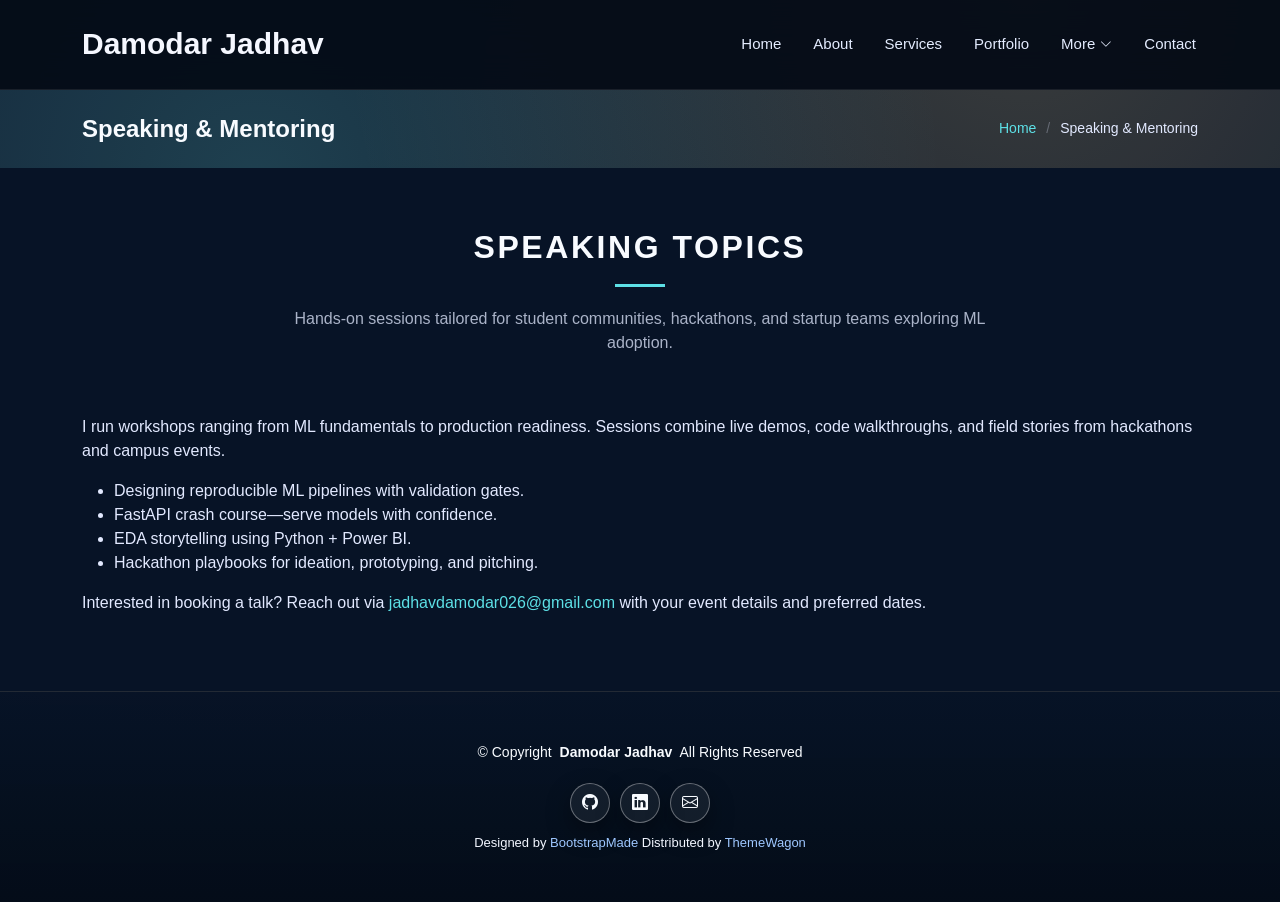
<file: starter-page.html>
<!DOCTYPE html>
<html lang="en">

<head>
  <meta charset="utf-8">
  <meta content="width=device-width, initial-scale=1.0" name="viewport">
  <title>Speaking &amp; Mentoring - Damodar Jadhav</title>
  <meta name="description" content="Information about Damodar Jadhav's speaking topics, workshops, and mentoring availability.">
  <meta name="keywords" content="Damodar Jadhav, tech talks, mentoring, workshops, machine learning">

  <!-- Favicons -->
  <link href="assets/img/favicon.png" rel="icon">
  <link href="assets/img/apple-touch-icon.png" rel="apple-touch-icon">

  <!-- Fonts -->
  <link href="https://fonts.googleapis.com" rel="preconnect">
  <link href="https://fonts.gstatic.com" rel="preconnect" crossorigin>
  <link href="https://fonts.googleapis.com/css2?family=Roboto:ital,wght@0,100;0,300;0,400;0,500;0,700;0,900;1,100;1,300;1,400;1,500;1,700;1,900&family=Poppins:ital,wght@0,100;0,200;0,300;0,400;0,500;0,600;0,700;0,800;0,900;1,100;1,200;1,300;1,400;1,500;1,600;1,700;1,800;1,900&family=Raleway:ital,wght@0,100;0,200;0,300;0,400;0,500;0,600;0,700;0,800;0,900;1,100;1,200;1,300;1,400;1,500;1,600;1,700;1,800;1,900&display=swap" rel="stylesheet">

  <!-- Vendor CSS Files -->
  <link href="assets/vendor/bootstrap/css/bootstrap.min.css" rel="stylesheet">
  <link href="assets/vendor/bootstrap-icons/bootstrap-icons.css" rel="stylesheet">
  <link href="assets/vendor/aos/aos.css" rel="stylesheet">
  <link href="assets/vendor/glightbox/css/glightbox.min.css" rel="stylesheet">
  <link href="assets/vendor/swiper/swiper-bundle.min.css" rel="stylesheet">

  <!-- Main CSS File -->
  <link href="assets/css/main.css" rel="stylesheet">

  <!-- =======================================================
  * Template Name: DevFolio
  * Template URL: https://bootstrapmade.com/devfolio-bootstrap-portfolio-html-template/
  * Updated: Aug 07 2024 with Bootstrap v5.3.3
  * Author: BootstrapMade.com
  * License: https://bootstrapmade.com/license/
  ======================================================== -->
</head>

<body class="starter-page-page">

  <header id="header" class="header d-flex align-items-center sticky-top">
    <div class="container-fluid container-xl position-relative d-flex align-items-center justify-content-between">

      <a href="index.html" class="logo d-flex align-items-center">
        <!-- Uncomment the line below if you also wish to use an image logo -->
        <!-- <img src="assets/img/logo.png" alt=""> -->
        <h1 class="sitename">Damodar Jadhav</h1>
      </a>

      <nav id="navmenu" class="navmenu">
        <ul>
          <li><a href="index.html#hero">Home<br></a></li>
          <li><a href="index.html#about">About</a></li>
          <li><a href="index.html#services">Services</a></li>
          <li><a href="index.html#portfolio">Portfolio</a></li>
          <li class="dropdown"><a href="#"><span>More</span> <i class="bi bi-chevron-down toggle-dropdown"></i></a>
            <ul>
              <li><a href="index.html#resume">Resume</a></li>
              <li><a href="index.html#services">Capabilities</a></li>
              <li><a href="index.html#contact">Availability</a></li>
            </ul>
          </li>
          <li><a href="index.html#contact">Contact</a></li>
        </ul>
        <i class="mobile-nav-toggle d-xl-none bi bi-list"></i>
      </nav>

    </div>
  </header>

  <main class="main">

    <!-- Page Title -->
    <div class="page-title" data-aos="fade">
      <div class="container d-lg-flex justify-content-between align-items-center">
        <h1 class="mb-2 mb-lg-0">Speaking &amp; Mentoring</h1>
        <nav class="breadcrumbs">
          <ol>
            <li><a href="index.html">Home</a></li>
            <li class="current">Speaking &amp; Mentoring</li>
          </ol>
        </nav>
      </div>
    </div><!-- End Page Title -->

    <!-- Starter Section Section -->
    <section id="starter-section" class="starter-section section">

      <!-- Section Title -->
      <div class="container section-title" data-aos="fade-up">
        <h2>Speaking Topics</h2>
        <p>Hands-on sessions tailored for student communities, hackathons, and startup teams exploring ML adoption.</p>
      </div><!-- End Section Title -->

      <div class="container" data-aos="fade-up">
        <p>I run workshops ranging from ML fundamentals to production readiness. Sessions combine live demos, code walkthroughs, and field stories from hackathons and campus events.</p>
        <ul>
          <li>Designing reproducible ML pipelines with validation gates.</li>
          <li>FastAPI crash course—serve models with confidence.</li>
          <li>EDA storytelling using Python + Power BI.</li>
          <li>Hackathon playbooks for ideation, prototyping, and pitching.</li>
        </ul>
        <p>Interested in booking a talk? Reach out via <a href="mailto:jadhavdamodar026@gmail.com">jadhavdamodar026@gmail.com</a> with your event details and preferred dates.</p>
      </div>

    </section><!-- /Starter Section Section -->

  </main>

  <footer id="footer" class="footer accent-background">

    <div class="container">
      <div class="copyright text-center ">
        <p>© <span>Copyright</span> <strong class="px-1 sitename">Damodar Jadhav</strong> <span>All Rights Reserved</span></p>
      </div>
      <div class="social-links d-flex justify-content-center">
        <a href="https://github.com/Dj-04-git" target="_blank" aria-label="GitHub"><i class="bi bi-github"></i></a>
        <a href="https://linkedin.com/in/damodar-jadhav" target="_blank" aria-label="LinkedIn"><i class="bi bi-linkedin"></i></a>
        <a href="mailto:jadhavdamodar026@gmail.com" aria-label="Email"><i class="bi bi-envelope"></i></a>
      </div>
      <div class="credits">
        <!-- All the links in the footer should remain intact. -->
        <!-- You can delete the links only if you've purchased the pro version. -->
        <!-- Licensing information: https://bootstrapmade.com/license/ -->
        <!-- Purchase the pro version with working PHP/AJAX contact form: [buy-url] -->
        Designed by <a href="https://bootstrapmade.com/">BootstrapMade</a> Distributed by <a href="https://themewagon.com" target="_blank">ThemeWagon</a>
      </div>
    </div>

  </footer>

  <!-- Scroll Top -->
  <a href="#" id="scroll-top" class="scroll-top d-flex align-items-center justify-content-center"><i class="bi bi-arrow-up-short"></i></a>

  <!-- Preloader -->
  <div id="preloader"></div>

  <!-- Vendor JS Files -->
  <script src="assets/vendor/bootstrap/js/bootstrap.bundle.min.js"></script>
  <script src="assets/vendor/php-email-form/validate.js"></script>
  <script src="assets/vendor/aos/aos.js"></script>
  <script src="assets/vendor/typed.js/typed.umd.js"></script>
  <script src="assets/vendor/waypoints/noframework.waypoints.js"></script>
  <script src="assets/vendor/purecounter/purecounter_vanilla.js"></script>
  <script src="assets/vendor/glightbox/js/glightbox.min.js"></script>
  <script src="assets/vendor/imagesloaded/imagesloaded.pkgd.min.js"></script>
  <script src="assets/vendor/isotope-layout/isotope.pkgd.min.js"></script>
  <script src="assets/vendor/swiper/swiper-bundle.min.js"></script>

  <!-- Main JS File -->
  <script src="assets/js/main.js"></script>

</body>

</html>
</file>
<file: assets/css/main.css>
/**
* Template Name: DevFolio
* Template URL: https://bootstrapmade.com/devfolio-bootstrap-portfolio-html-template/
* Updated: Aug 07 2024 with Bootstrap v5.3.3
* Author: BootstrapMade.com
* License: https://bootstrapmade.com/license/
*/

/*--------------------------------------------------------------
# Font & Color Variables
# Help: https://bootstrapmade.com/color-system/
--------------------------------------------------------------*/
/* Fonts */
:root {
  --default-font: "Sora", "Space Grotesk", "Segoe UI", sans-serif;
  --heading-font: "Space Grotesk", "Sora", sans-serif;
  --nav-font: "Space Grotesk", "Sora", sans-serif;
}

/* Global Colors - The following color variables are used throughout the website. Updating them here will change the color scheme of the entire website */
:root { 
  --background-color: #071326; /* Deep navy base inspired by award-winning portfolio palettes */
  --default-color: #e2e9ff; /* Muted ice-blue body copy for high contrast on dark backgrounds */
  --heading-color: #f8fbff; /* Crisp heading tone for premium feel */
  --accent-color: #5de0e6; /* Cyan accent sourced from modern gradient palettes */
  --surface-color: #101a2f; /* Card surfaces with subtle elevation */
  --contrast-color: #041224; /* Text over bright accents */
  --accent-secondary: #f7c873; /* Amber micro-accent for highlights */
  --card-border: rgba(255, 255, 255, 0.08);
  --glow-soft: radial-gradient(circle at 20% 20%, rgba(93, 224, 230, 0.18), transparent 55%);
}

/* Nav Menu Colors - The following color variables are used specifically for the navigation menu. They are separate from the global colors to allow for more customization options */
:root {
  --nav-color: #e4ecff;
  --nav-hover-color: #5de0e6;
  --nav-mobile-background-color: rgba(5, 11, 22, 0.98);
  --nav-dropdown-background-color: #0f1c2f;
  --nav-dropdown-color: #d0d9f1;
  --nav-dropdown-hover-color: #5de0e6;
}

/* Color Presets - These classes override global colors when applied to any section or element, providing reuse of the sam color scheme. */

.light-background {
  --background-color: #f9f9f9;
  --surface-color: #ffffff;
}

.dark-background {
  --background-color: #050d1d;
  --default-color: #e2e9ff;
  --heading-color: #f8fbff;
  --surface-color: #0c1831;
  --contrast-color: #041224;
}

.accent-background {
  --background-color: linear-gradient(135deg, #5de0e6 0%, #3b7bf6 100%);
  --default-color: #041224;
  --heading-color: #041224;
  --accent-color: #041224;
  --surface-color: rgba(255, 255, 255, 0.15);
  --contrast-color: #041224;
}

/* Smooth scroll */
:root {
  scroll-behavior: smooth;
}

/*--------------------------------------------------------------
# General Styling & Shared Classes
--------------------------------------------------------------*/
body {
  color: var(--default-color);
  background-color: var(--background-color);
  background-image: var(--glow-soft), radial-gradient(circle at 80% 0%, rgba(247, 200, 115, 0.18), transparent 50%);
  font-family: var(--default-font);
}

a {
  color: var(--accent-color);
  text-decoration: none;
  transition: 0.3s;
}

a:hover {
  color: color-mix(in srgb, var(--accent-color), transparent 25%);
  text-decoration: none;
}

h1,
h2,
h3,
h4,
h5,
h6 {
  color: var(--heading-color);
  font-family: var(--heading-font);
}

::selection {
  background: color-mix(in srgb, var(--accent-color), transparent 35%);
  color: var(--contrast-color);
}

/* PHP Email Form Messages
------------------------------*/
.php-email-form .error-message {
  display: none;
  background: #df1529;
  color: #ffffff;
  text-align: left;
  padding: 15px;
  margin-bottom: 24px;
  font-weight: 600;
}

.php-email-form .sent-message {
  display: none;
  color: #ffffff;
  background: #059652;
  text-align: center;
  padding: 15px;
  margin-bottom: 24px;
  font-weight: 600;
}

.php-email-form .loading {
  display: none;
  background: var(--surface-color);
  text-align: center;
  padding: 15px;
  margin-bottom: 24px;
}

.php-email-form .loading:before {
  content: "";
  display: inline-block;
  border-radius: 50%;
  width: 24px;
  height: 24px;
  margin: 0 10px -6px 0;
  border: 3px solid var(--accent-color);
  border-top-color: var(--surface-color);
  animation: php-email-form-loading 1s linear infinite;
}

@keyframes php-email-form-loading {
  0% {
    transform: rotate(0deg);
  }

  100% {
    transform: rotate(360deg);
  }
}

/*--------------------------------------------------------------
# Global Header
--------------------------------------------------------------*/
.header {
  --background-color: rgba(5, 11, 22, 0.92);
  --default-color: #e4ecff;
  --heading-color: #f5f7ff;
  color: var(--default-color);
  background: var(--background-color);
  padding: 18px 0;
  transition: all 0.5s;
  z-index: 997;
  backdrop-filter: blur(18px);
  border-bottom: 1px solid var(--card-border);
}

.header .logo {
  line-height: 1;
}

.header .logo img {
  max-height: 32px;
  margin-right: 8px;
}

.header .logo h1 {
  font-size: 30px;
  margin: 0;
  font-weight: 700;
  color: var(--heading-color);
}

.scrolled .header {
  box-shadow: 0 15px 45px rgba(5, 11, 22, 0.55);
}

/*--------------------------------------------------------------
# Navigation Menu
--------------------------------------------------------------*/
/* Desktop Navigation */
@media (min-width: 1200px) {
  .navmenu {
    padding: 0;
  }

  .navmenu ul {
    margin: 0;
    padding: 0;
    display: flex;
    list-style: none;
    align-items: center;
  }

  .navmenu li {
    position: relative;
  }

  .navmenu>ul>li {
    white-space: nowrap;
    padding: 15px 14px;
  }

  .navmenu>ul>li:last-child {
    padding-right: 0;
  }

  .navmenu a,
  .navmenu a:focus {
    color: var(--nav-color);
    font-size: 15px;
    padding: 0 2px;
    font-family: var(--nav-font);
    font-weight: 400;
    display: flex;
    align-items: center;
    justify-content: space-between;
    white-space: nowrap;
    transition: 0.3s;
    position: relative;
  }

  .navmenu a i,
  .navmenu a:focus i {
    font-size: 12px;
    line-height: 0;
    margin-left: 5px;
    transition: 0.3s;
  }

  .navmenu>ul>li>a:before {
    content: "";
    position: absolute;
    width: 100%;
    height: 2px;
    bottom: -6px;
    left: 0;
    background-color: var(--nav-hover-color);
    visibility: hidden;
    width: 0px;
    transition: all 0.3s ease-in-out 0s;
  }

  .navmenu a:hover:before,
  .navmenu li:hover>a:before,
  .navmenu .active:before {
    visibility: visible;
    width: 100%;
  }

  .navmenu li:hover>a,
  .navmenu .active,
  .navmenu .active:focus {
    color: var(--nav-hover-color);
  }

  .navmenu .dropdown ul {
    margin: 0;
    padding: 10px 0;
    background: var(--nav-dropdown-background-color);
    display: block;
    position: absolute;
    visibility: hidden;
    left: 14px;
    top: 130%;
    opacity: 0;
    transition: 0.3s;
    border-radius: 4px;
    z-index: 99;
    box-shadow: 0px 0px 30px rgba(0, 0, 0, 0.1);
  }

  .navmenu .dropdown ul li {
    min-width: 200px;
  }

  .navmenu .dropdown ul a {
    padding: 10px 20px;
    font-size: 15px;
    text-transform: none;
    color: var(--nav-dropdown-color);
  }

  .navmenu .dropdown ul a i {
    font-size: 12px;
  }

  .navmenu .dropdown ul a:hover,
  .navmenu .dropdown ul .active:hover,
  .navmenu .dropdown ul li:hover>a {
    color: var(--nav-dropdown-hover-color);
  }

  .navmenu .dropdown:hover>ul {
    opacity: 1;
    top: 100%;
    visibility: visible;
  }

  .navmenu .dropdown .dropdown ul {
    top: 0;
    left: -90%;
    visibility: hidden;
  }

  .navmenu .dropdown .dropdown:hover>ul {
    opacity: 1;
    top: 0;
    left: -100%;
    visibility: visible;
  }
}

/* Mobile Navigation */
@media (max-width: 1199px) {
  .mobile-nav-toggle {
    color: var(--nav-color);
    font-size: 28px;
    line-height: 0;
    margin-right: 10px;
    cursor: pointer;
    transition: color 0.3s;
  }

  .navmenu {
    padding: 0;
    z-index: 9997;
  }

  .navmenu ul {
    display: none;
    list-style: none;
    position: absolute;
    inset: 60px 20px 20px 20px;
    padding: 10px 0;
    margin: 0;
    border-radius: 6px;
    background-color: var(--nav-mobile-background-color);
    border: 1px solid color-mix(in srgb, var(--default-color), transparent 90%);
    box-shadow: none;
    overflow-y: auto;
    transition: 0.3s;
    z-index: 9998;
  }

  .navmenu a,
  .navmenu a:focus {
    color: var(--nav-dropdown-color);
    padding: 10px 20px;
    font-family: var(--nav-font);
    font-size: 17px;
    font-weight: 500;
    display: flex;
    align-items: center;
    justify-content: space-between;
    white-space: nowrap;
    transition: 0.3s;
  }

  .navmenu a i,
  .navmenu a:focus i {
    font-size: 12px;
    line-height: 0;
    margin-left: 5px;
    width: 30px;
    height: 30px;
    display: flex;
    align-items: center;
    justify-content: center;
    border-radius: 50%;
    transition: 0.3s;
    background-color: color-mix(in srgb, var(--accent-color), transparent 90%);
  }

  .navmenu a i:hover,
  .navmenu a:focus i:hover {
    background-color: var(--accent-color);
    color: var(--contrast-color);
  }

  .navmenu a:hover,
  .navmenu .active,
  .navmenu .active:focus {
    color: var(--nav-dropdown-hover-color);
  }

  .navmenu .active i,
  .navmenu .active:focus i {
    background-color: var(--accent-color);
    color: var(--contrast-color);
    transform: rotate(180deg);
  }

  .navmenu .dropdown ul {
    position: static;
    display: none;
    z-index: 99;
    padding: 10px 0;
    margin: 10px 20px;
    background-color: var(--nav-dropdown-background-color);
    transition: all 0.5s ease-in-out;
  }

  .navmenu .dropdown ul ul {
    background-color: rgba(33, 37, 41, 0.1);
  }

  .navmenu .dropdown>.dropdown-active {
    display: block;
    background-color: rgba(33, 37, 41, 0.03);
  }

  .mobile-nav-active {
    overflow: hidden;
  }

  .mobile-nav-active .mobile-nav-toggle {
    color: #fff;
    position: absolute;
    font-size: 32px;
    top: 15px;
    right: 15px;
    margin-right: 0;
    z-index: 9999;
  }

  .mobile-nav-active .navmenu {
    position: fixed;
    overflow: hidden;
    inset: 0;
    background: rgba(5, 11, 22, 0.9);
    transition: 0.3s;
  }

  .mobile-nav-active .navmenu>ul {
    display: block;
  }
}

/*--------------------------------------------------------------
# Global Footer
--------------------------------------------------------------*/
.footer {
  color: #f2f6ff;
  background: linear-gradient(180deg, rgba(7, 19, 38, 0.95) 0%, rgba(4, 12, 24, 0.98) 100%);
  font-size: 14px;
  padding: 50px 0;
  position: relative;
  border-top: 1px solid rgba(255, 255, 255, 0.12);
}

.footer .copyright p {
  margin-bottom: 0;
  color: #f8fbff;
}

.footer .social-links {
  margin-top: 20px;
}

.footer .social-links a {
  display: flex;
  align-items: center;
  justify-content: center;
  width: 40px;
  height: 40px;
  border-radius: 50%;
  border: 1px solid rgba(255, 255, 255, 0.35);
  font-size: 16px;
  color: #f8fbff;
  margin: 0 5px;
  transition: 0.3s;
  background: rgba(255, 255, 255, 0.06);
  box-shadow: 0 10px 25px rgba(0, 0, 0, 0.35);
}

.footer .social-links a:hover {
  color: var(--contrast-color);
  border-color: transparent;
  background: linear-gradient(135deg, var(--accent-color), color-mix(in srgb, var(--accent-secondary), transparent 15%));
  box-shadow: 0 12px 30px rgba(93, 224, 230, 0.35);
}

.footer .credits {
  margin-top: 10px;
  font-size: 13px;
  text-align: center;
}

.footer .credits a {
  color: #9ec7ff;
}

/*--------------------------------------------------------------
# Preloader
--------------------------------------------------------------*/
#preloader {
  position: fixed;
  inset: 0;
  z-index: 999999;
  overflow: hidden;
  background: var(--background-color);
  transition: all 0.6s ease-out;
}

#preloader:before {
  content: "";
  position: fixed;
  top: calc(50% - 30px);
  left: calc(50% - 30px);
  border: 6px solid #ffffff;
  border-color: var(--accent-color) transparent var(--accent-color) transparent;
  border-radius: 50%;
  width: 60px;
  height: 60px;
  animation: animate-preloader 1.5s linear infinite;
}

@keyframes animate-preloader {
  0% {
    transform: rotate(0deg);
  }

  100% {
    transform: rotate(360deg);
  }
}

/*--------------------------------------------------------------
# Scroll Top Button
--------------------------------------------------------------*/
.scroll-top {
  position: fixed;
  visibility: hidden;
  opacity: 0;
  right: 15px;
  bottom: -15px;
  z-index: 99999;
  background-color: var(--accent-color);
  width: 44px;
  height: 44px;
  border-radius: 50px;
  transition: all 0.4s;
}

.scroll-top i {
  font-size: 24px;
  color: var(--contrast-color);
  line-height: 0;
}

.scroll-top:hover {
  background-color: color-mix(in srgb, var(--accent-color), transparent 20%);
  color: var(--contrast-color);
}

.scroll-top.active {
  visibility: visible;
  opacity: 1;
  bottom: 15px;
}

/*--------------------------------------------------------------
# Disable aos animation delay on mobile devices
--------------------------------------------------------------*/
@media screen and (max-width: 768px) {
  [data-aos-delay] {
    transition-delay: 0 !important;
  }
}

/*--------------------------------------------------------------
# Global Page Titles & Breadcrumbs
--------------------------------------------------------------*/
.page-title {
  --background-color: color-mix(in srgb, var(--default-color), transparent 96%);
  color: var(--default-color);
  background-color: var(--background-color);
  padding: 25px 0;
  position: relative;
}

.page-title h1 {
  font-size: 24px;
  font-weight: 700;
}

.page-title .breadcrumbs ol {
  display: flex;
  flex-wrap: wrap;
  list-style: none;
  padding: 0;
  margin: 0;
  font-size: 14px;
  font-weight: 400;
}

.page-title .breadcrumbs ol li+li {
  padding-left: 10px;
}

.page-title .breadcrumbs ol li+li::before {
  content: "/";
  display: inline-block;
  padding-right: 10px;
  color: color-mix(in srgb, var(--default-color), transparent 70%);
}

/*--------------------------------------------------------------
# Global Sections
--------------------------------------------------------------*/
section,
.section {
  color: var(--default-color);
  background-color: var(--background-color);
  padding: 60px 0;
  scroll-margin-top: 92px;
  overflow: clip;
}

@media (max-width: 1199px) {

  section,
  .section {
    scroll-margin-top: 76px;
  }
}

/*--------------------------------------------------------------
# Global Section Titles
--------------------------------------------------------------*/
.section-title {
  text-align: center;
  padding-bottom: 60px;
  position: relative;
}

.section-title h2 {
  font-size: 32px;
  font-weight: 700;
  margin-bottom: 20px;
  padding-bottom: 20px;
  position: relative;
  letter-spacing: 0.08em;
  text-transform: uppercase;
}

.section-title h2:after {
  content: "";
  position: absolute;
  display: block;
  width: 50px;
  height: 3px;
  background: var(--accent-color);
  left: 0;
  right: 0;
  bottom: 0;
  margin: auto;
}

.section-title p {
  margin-bottom: 0;
  max-width: 720px;
  margin-left: auto;
  margin-right: auto;
  color: color-mix(in srgb, var(--default-color), transparent 25%);
}

/*--------------------------------------------------------------
# Hero Section
--------------------------------------------------------------*/
.hero {
  width: 100%;
  min-height: calc(100vh - 92px);
  position: relative;
  padding: 80px 0;
  display: flex;
  align-items: center;
  justify-content: center;
  background: radial-gradient(circle at 15% 20%, rgba(93, 224, 230, 0.25), transparent 55%),
    radial-gradient(circle at 85% 15%, rgba(247, 200, 115, 0.18), transparent 45%),
    #050b16;
}

.hero img {
  position: absolute;
  inset: 0;
  display: block;
  width: 100%;
  height: 100%;
  object-fit: cover;
  z-index: 1;
}

.hero:before {
  content: "";
  background: linear-gradient(135deg, rgba(7, 19, 38, 0.25) 0%, rgba(7, 19, 38, 0.8) 75%);
  position: absolute;
  inset: 0;
  z-index: 2;
}

.hero:after {
  content: "";
  position: absolute;
  width: 220px;
  height: 220px;
  border-radius: 50%;
  background: radial-gradient(circle, rgba(93, 224, 230, 0.35), transparent 60%);
  right: 8%;
  bottom: 10%;
  z-index: 2;
  filter: blur(4px);
}

.hero .container {
  position: relative;
  z-index: 3;
}

.hero h2 {
  margin: 0;
  font-size: clamp(2.75rem, 5vw, 4.5rem);
  font-weight: 700;
  letter-spacing: -0.5px;
}

.hero p {
  margin: 10px 0 0 0;
  font-size: clamp(1.4rem, 3vw, 2.25rem);
  font-weight: 600;
  color: color-mix(in srgb, var(--default-color), transparent 10%);
}

.hero p span {
  letter-spacing: 1px;
}

@media (max-width: 768px) {
  .hero h2 {
    font-size: 32px;
  }

  .hero p {
    font-size: 20px;
  }
}

/*--------------------------------------------------------------
# About Section
--------------------------------------------------------------*/
.about .container {
  background: linear-gradient(145deg, rgba(15, 28, 47, 0.95), rgba(8, 16, 31, 0.9));
  border: 1px solid var(--card-border);
  border-radius: 28px;
  box-shadow: 0 35px 60px rgba(5, 11, 22, 0.55);
  padding: 40px;
}

.about .skills-content h5 {
  font-size: 18px;
  font-weight: 700;
  margin: 30px 0 15px 0;
}

.about .progress {
  height: 36px;
  display: block;
  background: none;
  border-radius: 0;
  margin-top: 15px;
}

.about .progress .skill {
  color: var(--default-color);
  padding: 0;
  margin: 0 0 6px 0;
  text-transform: uppercase;
  display: block;
  font-weight: 600;
  font-family: var(--heading-font);
}

.about .progress .skill .val {
  float: right;
  font-style: normal;
}

.about .progress-bar-wrap {
  background: rgba(255, 255, 255, 0.05);
  height: 10px;
  border-radius: 999px;
}

.about .progress-bar {
  width: 1px;
  height: 10px;
  transition: 0.9s;
  background-image: linear-gradient(90deg, var(--accent-color), var(--accent-secondary));
  border-radius: 999px;
}

.about .about-me h4 {
  font-size: 28px;
  position: relative;
  padding-bottom: 10px;
  margin-bottom: 30px;
  font-weight: 700;
}

.about .about-me h4:after {
  content: "";
  position: absolute;
  display: block;
  width: 64px;
  height: 3px;
  background: var(--accent-color);
  left: 0;
  bottom: 0;
  margin: auto;
}

.about .about-me p {
  font-size: 18px;
}

/*--------------------------------------------------------------
# Resume Section
--------------------------------------------------------------*/
.resume .resume-title {
  color: var(--heading-color);
  font-size: 26px;
  font-weight: 700;
  margin-top: 20px;
  margin-bottom: 20px;
}

.resume .resume-item {
  padding: 20px 20px 20px 30px;
  margin-top: -2px;
  border-left: 2px solid var(--accent-color);
  position: relative;
  background: rgba(255, 255, 255, 0.02);
  border-radius: 18px;
  margin-bottom: 20px;
  box-shadow: 0 20px 60px rgba(5, 11, 22, 0.35);
}

.resume .resume-item h4 {
  line-height: 18px;
  font-size: 18px;
  font-weight: 600;
  text-transform: uppercase;
  color: color-mix(in srgb, var(--default-color), transparent 20%);
  margin-bottom: 10px;
}

.resume .resume-item h5 {
  font-size: 16px;
  padding: 5px 15px;
  display: inline-block;
  font-weight: 600;
  margin-bottom: 10px;
  background: rgba(93, 224, 230, 0.12);
  border-radius: 999px;
}

.resume .resume-item ul {
  padding-left: 20px;
}

.resume .resume-item ul li {
  padding-bottom: 10px;
}

.resume .resume-item:last-child {
  padding-bottom: 0;
}

.resume .resume-item::before {
  content: "";
  position: absolute;
  width: 16px;
  height: 16px;
  border-radius: 50px;
  left: -9px;
  top: 0;
  background: var(--background-color);
  border: 2px solid var(--accent-color);
}

/*--------------------------------------------------------------
# Services Section
--------------------------------------------------------------*/
.services .service-item {
  background: linear-gradient(160deg, rgba(16, 27, 45, 0.95) 0%, rgba(7, 12, 24, 0.85) 100%);
  border: 1px solid var(--card-border);
  box-shadow: 0 30px 60px rgba(5, 11, 22, 0.45);
  padding: 60px 30px;
  transition: all ease-in-out 0.4s;
  border-radius: 22px;
  border-bottom: 3px solid transparent;
  height: 100%;
}

.services .service-item .icon {
  color: var(--contrast-color);
  background: linear-gradient(135deg, var(--accent-color), var(--accent-secondary));
  margin: 0;
  width: 64px;
  height: 64px;
  border-radius: 18px;
  display: flex;
  align-items: center;
  justify-content: center;
  margin-bottom: 20px;
  font-size: 28px;
  transition: ease-in-out 0.3s;
  box-shadow: 0 15px 25px rgba(93, 224, 230, 0.35);
}

.services .service-item h3 {
  font-weight: 700;
  margin: 10px 0 15px 0;
  font-size: 22px;
  transition: ease-in-out 0.3s;
}

.services .service-item p {
  line-height: 24px;
  font-size: 14px;
  margin-bottom: 0;
}

@media (min-width: 1365px) {
  .services .service-item:hover {
    transform: translateY(-12px) scale(1.01);
    border-color: color-mix(in srgb, var(--accent-color), transparent 30%);
    border-bottom-color: var(--accent-color);
  }

  .services .service-item:hover h3 {
    color: var(--accent-color);
  }
}

/*--------------------------------------------------------------
# Stats Section
--------------------------------------------------------------*/
.stats {
  position: relative;
  padding: 120px 0;
  background: radial-gradient(circle at 20% 20%, rgba(93, 224, 230, 0.2), transparent 60%),
    radial-gradient(circle at 80% 0%, rgba(247, 200, 115, 0.15), transparent 45%);
}

.stats img {
  position: absolute;
  inset: 0;
  display: block;
  width: 100%;
  height: 100%;
  object-fit: cover;
  z-index: 1;
}

.stats:before {
  content: "";
  background: rgba(5, 11, 22, 0.55);
  position: absolute;
  inset: 0;
  z-index: 2;
}

.stats .container {
  position: relative;
  z-index: 3;
}

.stats .stats-item {
  padding: 30px;
  width: 100%;
  background: rgba(10, 20, 40, 0.85);
  border: 1px solid rgba(255, 255, 255, 0.12);
  border-radius: 22px;
  box-shadow: 0 20px 45px rgba(5, 11, 22, 0.35);
}

.stats .stats-item span {
  font-size: 48px;
  display: block;
  color: #ffffff;
  font-weight: 700;
}

.stats .stats-item p {
  padding: 0;
  margin: 0;
  font-family: var(--heading-font);
  font-size: 16px;
  font-weight: 700;
  color: color-mix(in srgb, #ffffff, transparent 25%);
}

/*--------------------------------------------------------------
# Portfolio Section
--------------------------------------------------------------*/
.portfolio .portfolio-filters {
  padding: 0;
  margin: 0 auto 20px auto;
  list-style: none;
  text-align: center;
}

.portfolio .portfolio-filters li {
  cursor: pointer;
  display: inline-block;
  padding: 10px 20px;
  font-size: 16px;
  font-weight: 600;
  margin: 0 10px;
  line-height: 1;
  text-transform: uppercase;
  margin-bottom: 5px;
  transition: all 0.3s ease-in-out;
  border: 1px solid transparent;
  border-radius: 999px;
  background: rgba(255, 255, 255, 0.02);
}

.portfolio .portfolio-filters li:hover,
.portfolio .portfolio-filters li.filter-active {
  color: var(--contrast-color);
  background: var(--accent-color);
  border-color: var(--accent-color);
  box-shadow: 0 15px 35px rgba(93, 224, 230, 0.35);
}

.portfolio .portfolio-filters li:first-child {
  margin-left: 0;
}

.portfolio .portfolio-filters li:last-child {
  margin-right: 0;
}

@media (max-width: 575px) {
  .portfolio .portfolio-filters li {
    font-size: 14px;
    margin: 0 5px;
  }
}

.portfolio .portfolio-item {
  position: relative;
}

.portfolio .portfolio-item .portfolio-info {
  opacity: 0;
  position: absolute;
  left: 30px;
  right: 30px;
  bottom: 0;
  z-index: 3;
  transition: all ease-in-out 0.3s;
  background: rgba(7, 19, 38, 0.75);
  backdrop-filter: blur(6px);
  padding: 15px;
}

.portfolio .portfolio-item .portfolio-info h4 {
  font-size: 18px;
  font-weight: 600;
  padding-right: 50px;
}

.portfolio .portfolio-item .portfolio-info p {
  color: color-mix(in srgb, var(--default-color), transparent 30%);
  font-size: 14px;
  margin-bottom: 0;
  padding-right: 50px;
}

.portfolio .portfolio-item .portfolio-info .preview-link,
.portfolio .portfolio-item .portfolio-info .details-link {
  position: absolute;
  right: 50px;
  font-size: 24px;
  top: calc(50% - 14px);
  color: color-mix(in srgb, var(--default-color), transparent 30%);
  transition: 0.3s;
  line-height: 0;
}

.portfolio .portfolio-item .portfolio-info .preview-link:hover,
.portfolio .portfolio-item .portfolio-info .details-link:hover {
  color: var(--accent-color);
}

.portfolio .portfolio-item .portfolio-info .details-link {
  right: 14px;
  font-size: 28px;
}

.portfolio .portfolio-item:hover .portfolio-info {
  opacity: 1;
  bottom: 20px;
}

/*--------------------------------------------------------------
# Pricing Section
--------------------------------------------------------------*/
.pricing .pricing-item {
  border-bottom: 1px dashed color-mix(in srgb, var(--default-color), transparent 60%);
  width: 100%;
  height: 100%;
  padding: 12px 0 20px 0;
  display: flex;
  justify-content: space-between;
  align-items: center;
}

.pricing .pricing-item h3 {
  margin: 0;
  font-size: 20px;
  font-weight: 600;
}

.pricing .pricing-item h4 {
  margin: 0;
  font-size: 18px;
  color: var(--accent-color);
  font-weight: 700;
}

/*--------------------------------------------------------------
# Faq Section
--------------------------------------------------------------*/
.faq .content h3 {
  font-weight: 400;
  font-size: 34px;
}

.faq .content p {
  font-size: 15px;
  color: color-mix(in srgb, var(--default-color), transparent 30%);
}

.faq .faq-container .faq-item {
  background-color: var(--surface-color);
  position: relative;
  padding: 20px;
  margin-bottom: 20px;
  box-shadow: 0px 5px 25px 0px rgba(0, 0, 0, 0.1);
  overflow: hidden;
}

.faq .faq-container .faq-item:last-child {
  margin-bottom: 0;
}

.faq .faq-container .faq-item h3 {
  font-weight: 600;
  font-size: 18px;
  line-height: 24px;
  margin: 0 30px 0 0;
  transition: 0.3s;
  cursor: pointer;
  display: flex;
  align-items: flex-start;
}

.faq .faq-container .faq-item h3 .num {
  color: var(--accent-color);
  padding-right: 5px;
}

.faq .faq-container .faq-item h3:hover {
  color: var(--accent-color);
}

.faq .faq-container .faq-item .faq-content {
  display: grid;
  grid-template-rows: 0fr;
  transition: 0.3s ease-in-out;
  visibility: hidden;
  opacity: 0;
}

.faq .faq-container .faq-item .faq-content p {
  margin-bottom: 0;
  overflow: hidden;
}

.faq .faq-container .faq-item .faq-toggle {
  position: absolute;
  top: 20px;
  right: 20px;
  font-size: 16px;
  line-height: 0;
  transition: 0.3s;
  cursor: pointer;
}

.faq .faq-container .faq-item .faq-toggle:hover {
  color: var(--accent-color);
}

.faq .faq-container .faq-active h3 {
  color: var(--accent-color);
}

.faq .faq-container .faq-active .faq-content {
  grid-template-rows: 1fr;
  visibility: visible;
  opacity: 1;
  padding-top: 10px;
}

.faq .faq-container .faq-active .faq-toggle {
  transform: rotate(90deg);
  color: var(--accent-color);
}

/*--------------------------------------------------------------
# Testimonials Section
--------------------------------------------------------------*/
.testimonials {
  padding: 80px 0;
  position: relative;
}

.testimonials:before {
  content: "";
  background: color-mix(in srgb, var(--background-color), transparent 30%);
  position: absolute;
  inset: 0;
  z-index: 2;
}

.testimonials .testimonials-bg {
  position: absolute;
  inset: 0;
  display: block;
  width: 100%;
  height: 100%;
  object-fit: cover;
  z-index: 1;
}

.testimonials .container {
  position: relative;
  z-index: 3;
}

.testimonials .testimonials-carousel,
.testimonials .testimonials-slider {
  overflow: hidden;
}

.testimonials .testimonial-item {
  text-align: center;
}

.testimonials .testimonial-item .testimonial-img {
  width: 100px;
  border-radius: 50%;
  border: 6px solid color-mix(in srgb, var(--default-color), transparent 85%);
  margin: 0 auto;
}

.testimonials .testimonial-item h3 {
  font-size: 20px;
  font-weight: bold;
  margin: 10px 0 5px 0;
}

.testimonials .testimonial-item h4 {
  font-size: 14px;
  margin: 0 0 15px 0;
  color: color-mix(in srgb, var(--default-color), transparent 40%);
}

.testimonials .testimonial-item .stars {
  margin-bottom: 15px;
}

.testimonials .testimonial-item .stars i {
  color: #ffc107;
  margin: 0 1px;
}

.testimonials .testimonial-item .quote-icon-left,
.testimonials .testimonial-item .quote-icon-right {
  color: color-mix(in srgb, var(--default-color), transparent 40%);
  font-size: 26px;
  line-height: 0;
}

.testimonials .testimonial-item .quote-icon-left {
  display: inline-block;
  left: -5px;
  position: relative;
}

.testimonials .testimonial-item .quote-icon-right {
  display: inline-block;
  right: -5px;
  position: relative;
  top: 10px;
  transform: scale(-1, -1);
}

.testimonials .testimonial-item p {
  font-style: italic;
  margin: 0 auto 15px auto;
}

.testimonials .swiper-wrapper {
  height: auto;
}

.testimonials .swiper-pagination {
  margin-top: 20px;
  position: relative;
}

.testimonials .swiper-pagination .swiper-pagination-bullet {
  width: 12px;
  height: 12px;
  background-color: color-mix(in srgb, var(--default-color), transparent 50%);
  opacity: 0.5;
}

.testimonials .swiper-pagination .swiper-pagination-bullet-active {
  background-color: var(--default-color);
  opacity: 1;
}

@media (min-width: 992px) {
  .testimonials .testimonial-item p {
    width: 80%;
  }
}

/*--------------------------------------------------------------
# Contact Section
--------------------------------------------------------------*/
.contact .info-wrap {
  background: linear-gradient(160deg, rgba(18, 32, 56, 0.95), rgba(10, 18, 35, 0.92));
  border: 1px solid rgba(255, 255, 255, 0.12);
  border-radius: 24px;
  box-shadow: 0 25px 50px rgba(4, 10, 20, 0.45);
  padding: 28px;
  margin-bottom: 30px;
  max-width: 760px;
  margin-left: auto;
  margin-right: auto;
}

.contact .info-item i {
  font-size: 20px;
  color: var(--accent-color);
  width: 56px;
  height: 56px;
  display: flex;
  justify-content: center;
  align-items: center;
  transition: all 0.3s ease-in-out;
  border-radius: 50%;
  border: 1px solid color-mix(in srgb, var(--accent-color), transparent 20%);
  background: rgba(255, 255, 255, 0.04);
  margin-right: 15px;
}

.contact .info-item h3 {
  font-size: 16px;
  font-weight: 700;
  margin: 0 0 2px 0;
}

.contact .info-item p {
  padding: 0;
  margin-bottom: 0;
  font-size: 13px;
  color: color-mix(in srgb, var(--default-color), transparent 20%);
}

.contact .info-item:hover i {
  background: var(--accent-color);
  color: var(--contrast-color);
}

.contact .php-email-form {
  background: linear-gradient(145deg, rgba(20, 36, 62, 0.95), rgba(10, 18, 35, 0.92));
  border: 1px solid rgba(255, 255, 255, 0.12);
  border-radius: 24px;
  box-shadow: 0 25px 50px rgba(4, 10, 20, 0.45);
  padding: 32px;
  max-width: 760px;
  margin-left: auto;
  margin-right: auto;
}

@media (max-width: 575px) {
  .contact .php-email-form {
    padding: 20px;
  }
}

.contact .php-email-form input[type=text],
.contact .php-email-form input[type=email],
.contact .php-email-form textarea {
  font-size: 15px;
  padding: 12px 16px;
  box-shadow: none;
  border-radius: 10px;
  color: var(--heading-color);
  background-color: rgba(255, 255, 255, 0.06);
  border: 1px solid rgba(255, 255, 255, 0.12);
}

.contact .php-email-form textarea {
  min-height: 160px;
}

.contact .php-email-form input[type=text]:focus,
.contact .php-email-form input[type=email]:focus,
.contact .php-email-form textarea:focus {
  border-color: color-mix(in srgb, var(--accent-color), transparent 20%);
  background-color: rgba(255, 255, 255, 0.1);
}

.contact .php-email-form input[type=text]::placeholder,
.contact .php-email-form input[type=email]::placeholder,
.contact .php-email-form textarea::placeholder {
  color: color-mix(in srgb, var(--default-color), transparent 50%);
}

.contact .php-email-form button[type=submit] {
  color: var(--contrast-color);
  background: linear-gradient(135deg, var(--accent-color), color-mix(in srgb, var(--accent-secondary), transparent 20%));
  border: 0;
  padding: 12px 34px;
  transition: 0.4s;
  border-radius: 999px;
  box-shadow: 0 18px 35px rgba(93, 224, 230, 0.35);
}

.contact .php-email-form button[type=submit]:hover {
  background: color-mix(in srgb, var(--accent-color), transparent 20%);
}

/*--------------------------------------------------------------
# Portfolio Details Section
--------------------------------------------------------------*/
.portfolio-details .portfolio-details-slider img {
  width: 100%;
}

.portfolio-details .swiper-wrapper {
  height: auto;
}

.portfolio-details .swiper-button-prev,
.portfolio-details .swiper-button-next {
  width: 48px;
  height: 48px;
}

.portfolio-details .swiper-button-prev:after,
.portfolio-details .swiper-button-next:after {
  color: rgba(255, 255, 255, 0.8);
  background-color: rgba(0, 0, 0, 0.15);
  font-size: 24px;
  border-radius: 50%;
  width: 48px;
  height: 48px;
  display: flex;
  align-items: center;
  justify-content: center;
  transition: 0.3s;
}

.portfolio-details .swiper-button-prev:hover:after,
.portfolio-details .swiper-button-next:hover:after {
  background-color: rgba(0, 0, 0, 0.3);
}

@media (max-width: 575px) {

  .portfolio-details .swiper-button-prev,
  .portfolio-details .swiper-button-next {
    display: none;
  }
}

.portfolio-details .swiper-pagination {
  margin-top: 20px;
  position: relative;
}

.portfolio-details .swiper-pagination .swiper-pagination-bullet {
  width: 10px;
  height: 10px;
  background-color: color-mix(in srgb, var(--default-color), transparent 85%);
  opacity: 1;
}

.portfolio-details .swiper-pagination .swiper-pagination-bullet-active {
  background-color: var(--accent-color);
}

.portfolio-details .portfolio-info h3 {
  font-size: 22px;
  font-weight: 700;
  margin-bottom: 20px;
  padding-bottom: 20px;
  position: relative;
}

.portfolio-details .portfolio-info h3:after {
  content: "";
  position: absolute;
  display: block;
  width: 50px;
  height: 3px;
  background: var(--accent-color);
  left: 0;
  bottom: 0;
}

.portfolio-details .portfolio-info ul {
  list-style: none;
  padding: 0;
  font-size: 15px;
}

.portfolio-details .portfolio-info ul li {
  display: flex;
  flex-direction: column;
  padding-bottom: 15px;
}

.portfolio-details .portfolio-info ul strong {
  text-transform: uppercase;
  font-weight: 400;
  color: color-mix(in srgb, var(--default-color), transparent 50%);
  font-size: 14px;
}

.portfolio-details .portfolio-info .btn-visit {
  padding: 8px 40px;
  background: var(--accent-color);
  color: var(--contrast-color);
  border-radius: 50px;
  transition: 0.3s;
}

.portfolio-details .portfolio-info .btn-visit:hover {
  background: color-mix(in srgb, var(--accent-color), transparent 20%);
}

.portfolio-details .portfolio-description h2 {
  font-size: 26px;
  font-weight: 700;
  margin-bottom: 20px;
}

.portfolio-details .portfolio-description p {
  padding: 0;
}

.portfolio-details .portfolio-description .testimonial-item {
  padding: 30px 30px 0 30px;
  position: relative;
  background: color-mix(in srgb, var(--default-color), transparent 97%);
  margin-bottom: 50px;
}

.portfolio-details .portfolio-description .testimonial-item .testimonial-img {
  width: 90px;
  border-radius: 50px;
  border: 6px solid var(--background-color);
  float: left;
  margin: 0 10px 0 0;
}

.portfolio-details .portfolio-description .testimonial-item h3 {
  font-size: 18px;
  font-weight: bold;
  margin: 15px 0 5px 0;
  padding-top: 20px;
}

.portfolio-details .portfolio-description .testimonial-item h4 {
  font-size: 14px;
  color: #6c757d;
  margin: 0;
}

.portfolio-details .portfolio-description .testimonial-item .quote-icon-left,
.portfolio-details .portfolio-description .testimonial-item .quote-icon-right {
  color: color-mix(in srgb, var(--accent-color), transparent 50%);
  font-size: 26px;
  line-height: 0;
}

.portfolio-details .portfolio-description .testimonial-item .quote-icon-left {
  display: inline-block;
  left: -5px;
  position: relative;
}

.portfolio-details .portfolio-description .testimonial-item .quote-icon-right {
  display: inline-block;
  right: -5px;
  position: relative;
  top: 10px;
  transform: scale(-1, -1);
}

.portfolio-details .portfolio-description .testimonial-item p {
  font-style: italic;
  margin: 0 0 15px 0 0 0;
  padding: 0;
}

/*--------------------------------------------------------------
# Service Details Section
--------------------------------------------------------------*/
.service-details .services-list {
  background-color: var(--surface-color);
  padding: 10px 30px;
  border: 1px solid color-mix(in srgb, var(--default-color), transparent 90%);
  margin-bottom: 20px;
}

.service-details .services-list a {
  display: block;
  line-height: 1;
  padding: 8px 0 8px 15px;
  border-left: 3px solid color-mix(in srgb, var(--default-color), transparent 70%);
  margin: 20px 0;
  color: color-mix(in srgb, var(--default-color), transparent 20%);
  transition: 0.3s;
}

.service-details .services-list a.active {
  color: var(--heading-color);
  font-weight: 700;
  border-color: var(--accent-color);
}

.service-details .services-list a:hover {
  border-color: var(--accent-color);
}

.service-details .services-img {
  margin-bottom: 20px;
}

.service-details h3 {
  font-size: 26px;
  font-weight: 700;
}

.service-details h4 {
  font-size: 20px;
  font-weight: 700;
}

.service-details p {
  font-size: 15px;
}

.service-details ul {
  list-style: none;
  padding: 0;
  font-size: 15px;
}

.service-details ul li {
  padding: 5px 0;
  display: flex;
  align-items: center;
}

.service-details ul i {
  font-size: 20px;
  margin-right: 8px;
  color: var(--accent-color);
}

/*--------------------------------------------------------------
# Starter Section Section
--------------------------------------------------------------*/
.starter-section {
  /* Add your styles here */
}
</file>
